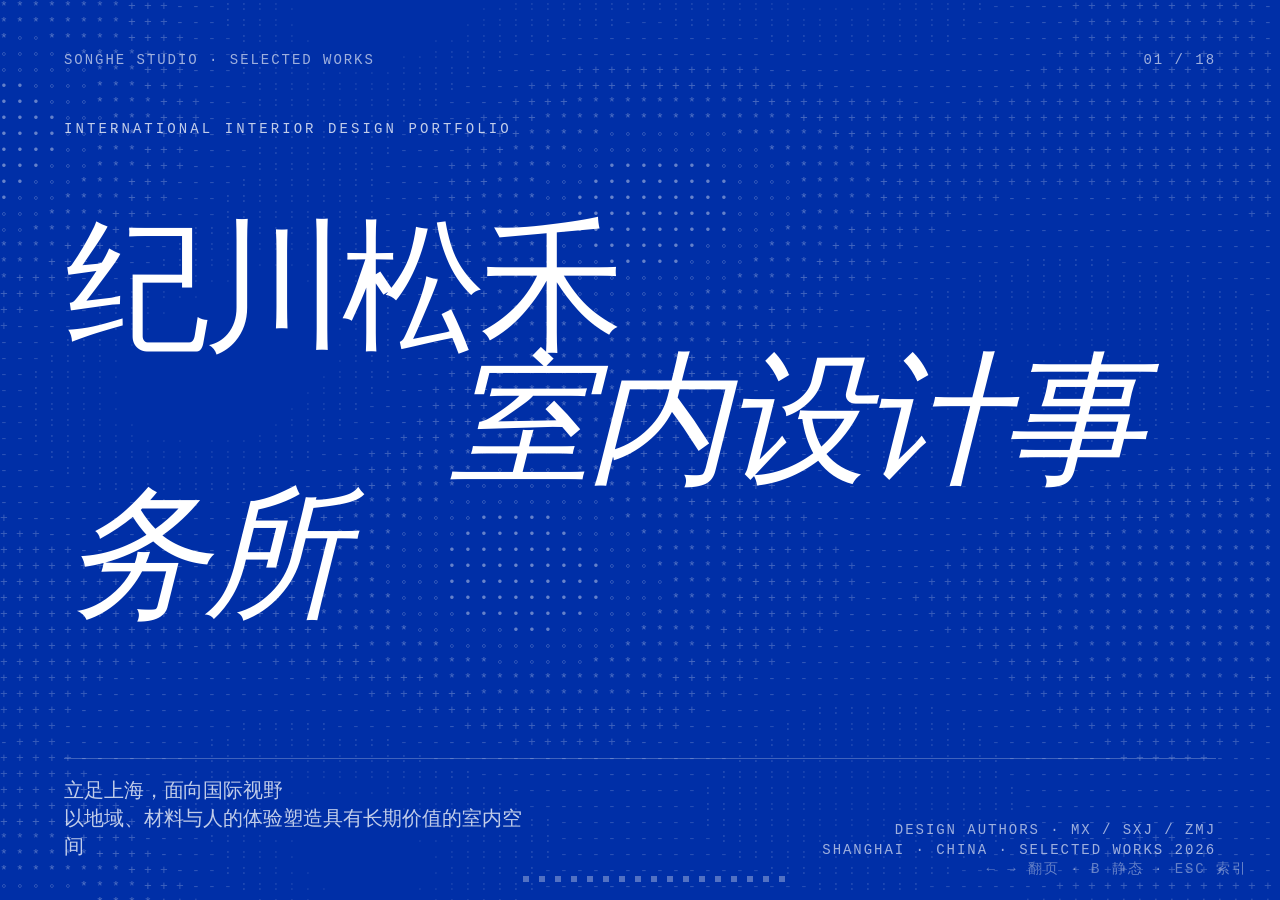
<file: index.html>
<!DOCTYPE html>
<html lang="zh-CN">
<head>
<meta charset="UTF-8">
<meta name="viewport" content="width=device-width, initial-scale=1.0">
<meta http-equiv="Content-Security-Policy" content="default-src 'self'; img-src 'self' data: blob:; style-src 'self' 'unsafe-inline' https://fonts.googleapis.com; font-src 'self' data: https://fonts.gstatic.com; script-src 'self' 'unsafe-inline'; connect-src 'self' https://api.github.com">
<title>纪川松禾室内设计 · International Interior Design Portfolio</title>
<meta name="description" content="纪川松禾室内设计上海工作室精选作品集，呈现零售、会所、住宅、酒店与社区空间中的地域研究、材料表达与空间叙事">
<meta property="og:type" content="website">
<meta property="og:title" content="纪川松禾室内设计 · 国际作品集">
<meta property="og:description" content="八个精选项目，呈现零售、会所、住宅、酒店与社区空间中的地域研究、材料表达与空间叙事">
<meta property="og:url" content="https://zhennizhang246-stack.github.io/Ji-Chuan-Song-He-studio/">
<meta property="og:image" content="https://zhennizhang246-stack.github.io/Ji-Chuan-Song-He-studio/images/share-cover.jpg">
<meta property="og:image:width" content="1200">
<meta property="og:image:height" content="630">
<meta name="twitter:card" content="summary_large_image">
<link rel="canonical" href="https://zhennizhang246-stack.github.io/Ji-Chuan-Song-He-studio/">
<link rel="preconnect" href="https://fonts.googleapis.com">
<link rel="preconnect" href="https://fonts.gstatic.com" crossorigin>
<link href="https://fonts.googleapis.com/css2?family=Inter:wght@200;300;400;500;600;700;800;900&family=JetBrains+Mono:wght@300;400;500;600&family=Noto+Sans+SC:wght@200;300;400;500;700;900&display=swap" rel="stylesheet">
<link rel="stylesheet" href="projects.css">
<link rel="stylesheet" href="editor.css">
<style>
  :root{
    /* ============ 主题色(默认: 🔵 克莱因蓝 IKB) ============
       切换主题: 从 references/themes-swiss.md 复制对应的 :root 块
       整体替换标有"主题色"注释的所有变量,其他散落的 var() 引用无需逐处改 */
    --paper:#fafaf8;          /* 主底色: 高级灰白 */
    --paper-rgb:250,250,248;
    --ink:#0a0a0a;            /* 文字主色: 近黑 */
    --ink-rgb:10,10,10;
    --grey-1:#f0f0ee;         /* 浅灰底 */
    --grey-2:#d4d4d2;         /* 中灰(分割线) */
    --grey-3:#737373;         /* 暗灰(辅助文字) */
    --accent:#002FA7;         /* 高亮色: 克莱因蓝 IKB */
    --accent-rgb:0,47,167;
    --accent-on:#ffffff;      /* accent 上的反色文字 */
    --accent-bright:#5B7BFF;  /* 暗底高亮: IKB 提亮版 */

    /* ============ Carbon 文本角色 token (role-based,代替 opacity) ============
       亮底:  primary 主文 / secondary 次文 / helper 辅助 / placeholder 占位
       暗底:  inverse 自动反向 */
    --text-primary:#0a0a0a;        /* = ink, 100% */
    --text-secondary:#525252;      /* gray 70 */
    --text-helper:#737373;         /* gray 60 */
    --text-placeholder:#a3a3a3;    /* gray 40 */
    --text-on-color:#ffffff;       /* accent/dark 反色 */
    --border-subtle:#e0e0e0;       /* gray 20, 极细分隔 */
    --border-strong:#a3a3a3;       /* gray 40, 强分隔 */

    /* ============ 字体(跨主题固定) ============ */
    --sans:"Inter","Helvetica Neue","Helvetica","Arial","Segoe UI Variable","Segoe UI",system-ui,-apple-system,sans-serif;
    --sans-zh:"PingFang SC","Hiragino Sans GB","Source Han Sans SC","Noto Sans SC","Microsoft YaHei UI","Microsoft YaHei","微软雅黑",sans-serif;
    --mono:"JetBrains Mono","IBM Plex Mono","SF Mono","Cascadia Code","Consolas","Courier New",ui-monospace,monospace;

    /* ============ Carbon 2x Grid 间距模数 (基础 8px) ============
       参考: https://carbondesignsystem.com/elements/2x-grid/overview/
       任何 padding/gap/margin 优先用这套 token,确保 8px 基线对齐 */
    --sp-3:8px;     /* 02 token */
    --sp-4:12px;    /* 03 */
    --sp-5:16px;    /* 04 */
    --sp-6:24px;    /* 05 */
    --sp-7:32px;    /* 06 */
    --sp-8:40px;    /* 07 */
    --sp-9:48px;    /* 08 */
    --sp-10:64px;   /* 09 */
    --sp-11:80px;   /* 10 */
    --sp-12:96px;   /* 11 */
    --sp-13:160px;  /* 12 */

    /* ============ Carbon Motion tokens ============
       https://carbondesignsystem.com/guidelines/motion/overview/
       两套体系:productive (功能) 短 + 锐 / expressive (叙事) 长 + 软 */
    --ease-prod:cubic-bezier(.2,0,.38,.9);          /* productive standard */
    --ease-exp:cubic-bezier(.4,.14,.3,1);            /* expressive standard */
    --ease-entry-prod:cubic-bezier(0,0,.38,.9);     /* productive entrance */
    --ease-entry-exp:cubic-bezier(0,0,.3,1);         /* expressive entrance */
    --dur-fast-1:.07s;   /* 70ms */
    --dur-fast-2:.11s;   /* 110ms */
    --dur-mod-1:.15s;    /* 150ms */
    --dur-mod-2:.24s;    /* 240ms */
    --dur-slow-1:.4s;    /* 400ms */
    --dur-slow-2:.7s;    /* 700ms */

    /* 底部分页组件安全区: 主内容最低处不要进入这条区域 */
    --nav-safe-bottom:8vh;
  }
  *{box-sizing:border-box;margin:0;padding:0}
  html,body{
    width:100%;height:100%;overflow:hidden;
    background:var(--paper);color:var(--ink);
    font-family:var(--sans),var(--sans-zh);
    font-feature-settings:"ss01","cv11";
    -webkit-font-smoothing:antialiased;text-rendering:optimizeLegibility
  }

  /* ============ WebGL 网格背景 ============ */
  canvas.bg{position:fixed;inset:0;width:100vw;height:100vh;z-index:0;display:block;opacity:.55;mix-blend-mode:multiply;pointer-events:none}
  body.dark-bg canvas.bg{mix-blend-mode:screen;opacity:.42}
  body.low-power canvas.bg,
  body.low-power canvas.ascii-bg{display:none!important}

  /* ============ Deck 容器 + 翻页 ============ */
  #deck{position:fixed;inset:0;width:10000vw;height:100vh;display:flex;flex-wrap:nowrap;transition:transform .9s cubic-bezier(.77,0,.175,1);z-index:10;will-change:transform}
  .slide{
    width:100vw;height:100vh;flex:0 0 100vw;
    position:relative;
    padding:5.5vh 5vw 7vh 5vw;
    display:flex;flex-direction:column;
    overflow:hidden;
    background:var(--paper);color:var(--ink);
  }
  .slide.grey{background:var(--grey-1)}
  .slide.dark{background:var(--ink);color:var(--paper)}
  .slide.dark .grey-only{display:none}
  .slide.accent{background:var(--accent);color:var(--accent-on)}
  .slide.accent .accent-block{background:var(--accent-on);color:var(--accent)}

  /* Hero 页透出网格背景多一点 */
  .slide.hero{background:transparent}
  .slide.hero.grey{background:rgba(var(--paper-rgb),.86);backdrop-filter:blur(1px)}
  .slide.hero.dark{background:rgba(var(--ink-rgb),.92);color:var(--paper)}

  /* ============ 装饰: 极细分隔线 + 点阵矩阵 ============ */
  .rule{width:100%;height:1px;background:currentColor;opacity:.18;margin:0}
  .rule.thick{height:2px;opacity:.85}
  .rule.accent{background:var(--accent);opacity:1;height:2px}
  .rule.v{width:1px;height:100%;margin:0}

  /* 点阵矩阵 (dot matrix) - 用 radial-gradient */
  .dots{
    background-image:radial-gradient(currentColor 1px, transparent 1px);
    background-size:12px 12px;
    background-position:0 0;
    opacity:.18;
  }
  .dots-fine{
    background-image:radial-gradient(currentColor 0.8px, transparent 0.8px);
    background-size:8px 8px;
    opacity:.14;
  }
  .dots-bold{
    background-image:radial-gradient(currentColor 1.4px, transparent 1.4px);
    background-size:18px 18px;
    opacity:.22;
  }

  /* ============ Chrome (顶部 meta) + Foot (底部) ============ */
  .chrome{
    display:flex;justify-content:space-between;align-items:flex-start;
    font-family:var(--mono);
    font-size:14px;letter-spacing:.16em;text-transform:uppercase;
    opacity:.7;margin-bottom:auto
  }
  .chrome .l,.chrome .r{display:flex;gap:1.6em;align-items:center}
  .chrome .sep{width:24px;height:1px;background:currentColor;opacity:.5}

  .foot{
    margin-top:auto;
    display:flex;justify-content:space-between;align-items:flex-end;
    font-family:var(--mono);
    font-size:14px;letter-spacing:.14em;text-transform:uppercase;
    opacity:.55;
    padding-top:2vh;
    border-top:1px solid currentColor;
    border-color:rgba(127,127,127,.25)
  }
  .foot .nb{font-family:var(--sans);font-weight:600;letter-spacing:.04em}

  /* ============ Tag / Kicker / Meta 标签 ============ */
  .kicker{
    font-family:var(--mono);
    font-size:14px;letter-spacing:.24em;text-transform:uppercase;
    opacity:.65;margin-bottom:2.4vh;
    display:inline-flex;align-items:center;gap:.8em
  }
  .kicker::before{
    content:"";width:24px;height:1px;background:currentColor;opacity:.6
  }
  .kicker.no-line::before{display:none}
  .kicker.accent{color:var(--accent);opacity:1;font-weight:600}

  .tag{
    display:inline-block;
    font-family:var(--mono);
    font-size:14px;letter-spacing:.18em;text-transform:uppercase;
    padding:5px 10px;border:1px solid currentColor;opacity:.85
  }
  .tag.solid{background:currentColor;color:var(--paper);border-color:transparent}
  .tag.accent{background:var(--accent);color:var(--accent-on);border-color:transparent;opacity:1}

  /* ============ 标题层级 (无衬线 · 极轻字重 · 极致字号对比) ============ */
  .h-hero{
    font-family:var(--sans),var(--sans-zh);
    font-weight:200;
    font-size:11vw;
    line-height:.92;
    letter-spacing:-.04em;
  }
  .h-hero-zh{
    font-family:var(--sans),var(--sans-zh);
    font-weight:200;
    font-size:8.4vw;
    line-height:.96;
    letter-spacing:-.025em;
  }
  .h-xl{
    font-family:var(--sans),var(--sans-zh);
    font-weight:200;
    font-size:6vw;
    line-height:1;
    letter-spacing:-.03em;
  }
  .h-xl-zh{
    font-family:var(--sans),var(--sans-zh);
    font-weight:200;
    font-size:5vw;
    line-height:1.05;
    letter-spacing:-.025em;
  }
  .h-md{
    font-family:var(--sans),var(--sans-zh);
    font-weight:300;
    font-size:2.6vw;
    line-height:1.18;
    letter-spacing:-.015em;
  }
  .h-sub{
    font-family:var(--sans),var(--sans-zh);
    font-weight:400;
    font-size:2.2vw;
    line-height:1.3;
    letter-spacing:-.01em;
    opacity:.7;
  }

  /* ============ 正文 / 引语 / 元数据 ============ */
  .lead{
    font-family:var(--sans),var(--sans-zh);
    font-weight:400;
    font-size:1.55vw;
    line-height:1.4;
    letter-spacing:-.005em;
    opacity:.86;
  }
  .body{
    font-family:var(--sans),var(--sans-zh);
    font-weight:400;
    font-size:max(18px,1.08vw);
    line-height:1.6;
    letter-spacing:0;
    opacity:.78;
  }
  .body-sm{
    font-family:var(--sans),var(--sans-zh);
    font-weight:400;
    font-size:max(16px,.92vw);
    line-height:1.55;
    opacity:.7;
  }
  .meta{
    font-family:var(--mono);
    font-size:max(14px,.82vw);
    letter-spacing:.18em;text-transform:uppercase;
    opacity:.6;
  }
  .meta-row{
    display:flex;gap:1.4em;align-items:baseline;flex-wrap:wrap;
    font-family:var(--mono);
    font-size:max(14px,.88vw);letter-spacing:.16em;text-transform:uppercase;
    opacity:.65;
  }
  .meta-row span:not(.dot){display:inline-block}
  .meta-row .dot{
    display:inline-block;width:4px;height:4px;border-radius:50%;
    background:currentColor;opacity:.5;vertical-align:middle
  }

  /* ============ KPI Hero (视觉英雄数据) ============ */
  .kpi-hero{
    font-family:var(--sans);
    font-weight:800;
    font-size:22vw;
    line-height:.82;
    letter-spacing:-.05em;
    font-feature-settings:"tnum","ss01";
  }
  .kpi-hero .unit{
    font-family:var(--sans),var(--sans-zh);
    font-weight:500;
    font-size:.18em;
    letter-spacing:0;
    opacity:.5;
    margin-left:.12em;
    vertical-align:.5em;
  }
  .kpi-hero.accent{color:var(--accent)}
  .kpi-big{
    font-family:var(--sans);
    font-weight:800;
    font-size:11vw;
    line-height:.85;
    letter-spacing:-.04em;
    font-feature-settings:"tnum"
  }
  .kpi-mid{
    font-family:var(--sans);
    font-weight:700;
    font-size:6vw;
    line-height:.88;
    letter-spacing:-.03em;
    font-feature-settings:"tnum"
  }

  /* ============ Stat Card (数据卡片 · 极简) ============ */
  .stat-card{
    display:flex;flex-direction:column;
    gap:.6vh;align-items:flex-start;
    padding-top:1.6vh;
    border-top:2px solid currentColor;
  }
  .stat-card.thin{border-top-width:1px;border-color:rgba(127,127,127,.4)}
  .stat-card.accent-top{border-top-color:var(--accent);border-top-width:3px}
  .stat-card .stat-label{
    font-family:var(--mono);
    font-size:max(14px,.82vw);
    letter-spacing:.24em;text-transform:uppercase;
    opacity:.6;
  }
  .stat-card .stat-nb{
    font-family:var(--sans);
    font-weight:800;
    font-size:5.6vw;
    line-height:.88;
    letter-spacing:-.035em;
    font-feature-settings:"tnum";
    margin-top:.4vh;
  }
  .stat-card .stat-nb .stat-unit{
    font-family:var(--sans),var(--sans-zh);
    font-weight:500;
    font-size:.32em;
    letter-spacing:0;
    opacity:.6;
    margin-left:.14em;
    vertical-align:.4em;
  }
  .stat-card .stat-note{
    font-family:var(--sans),var(--sans-zh);
    font-weight:400;
    font-size:max(16px,.98vw);
    line-height:1.5;
    opacity:.7;
    margin-top:.6vh;
  }
  .grid-4 .stat-card .stat-nb{font-size:4.6vw}
  .grid-3 .stat-card .stat-nb{font-size:6.4vw}
  .grid-6 .stat-card .stat-nb{font-size:4vw}

  /* ============ Accent Block (高亮色块包裹内容) ============ */
  .accent-block{
    background:var(--accent);color:var(--accent-on);
    padding:2.4vh 2vw;
  }
  .accent-block.tight{padding:1.4vh 1.4vw}
  .accent-block .h-md,.accent-block .h-xl,.accent-block .kpi-mid{color:var(--accent-on)}

  .ink-block{
    background:var(--ink);color:var(--paper);
    padding:2.4vh 2vw
  }
  .grey-block{
    background:var(--grey-1);
    padding:2.4vh 2vw
  }

  /* 高亮文字 (mark 风格) */
  .mark{
    background:var(--accent);color:var(--accent-on);
    padding:0 .2em;
    box-decoration-break:clone;
    -webkit-box-decoration-break:clone;
  }
  .mark.ink{background:var(--ink);color:var(--paper)}
  .underline-accent{
    background-image:linear-gradient(to bottom, transparent 70%, var(--accent) 70%, var(--accent) 96%, transparent 96%);
    padding:0 .05em
  }

  /* ============ Pipeline / Step ============ */
  .pipeline-section{margin-top:3.2vh;padding-top:2.2vh;border-top:1px solid rgba(127,127,127,.3)}
  .pipeline-section:first-of-type{border-top:0;padding-top:0;margin-top:2.4vh}
  .pipeline-label{
    font-family:var(--mono);
    font-size:max(14px,.84vw);
    letter-spacing:.24em;text-transform:uppercase;
    opacity:.6;margin-bottom:1.8vh;
  }
  .pipeline{
    display:grid;
    grid-template-columns:repeat(5,1fr);
    gap:1vw;
  }
  .pipeline[data-cols="3"]{grid-template-columns:repeat(3,1fr)}
  .pipeline[data-cols="4"]{grid-template-columns:repeat(4,1fr)}
  .pipeline[data-cols="6"]{grid-template-columns:repeat(6,1fr)}
  .step{
    display:flex;flex-direction:column;gap:.6vh;
    padding-top:1.2vh;
    border-top:2px solid currentColor;
  }
  .step.accent-top{border-top-color:var(--accent);border-top-width:3px}
  .step-nb{
    font-family:var(--mono);
    font-weight:500;
    font-size:max(14px,1vw);
    opacity:.5;letter-spacing:.04em
  }
  .step-title{
    font-family:var(--sans),var(--sans-zh);
    font-weight:700;
    font-size:1.4vw;
    letter-spacing:-.01em;
    line-height:1.2;
  }
  .step-desc{
    font-family:var(--sans),var(--sans-zh);
    font-weight:400;
    font-size:max(16px,.94vw);
    line-height:1.45;
    opacity:.7;
  }

  /* ============ 网格系统 (模块化网格) ============ */
  .frame{flex:1;display:flex;flex-direction:column;min-height:0;overflow:hidden}
  .frame.grid-2-7-5,
  .frame.grid-2-6-6,
  .frame.grid-2-8-4,
  .frame.grid-2-4-8,
  .frame.grid-3-3,
  .frame.grid-12,
  .frame.grid-6,
  .frame.grid-4,
  .frame.grid-3{display:grid}

  /* 12 列模块化网格 (瑞士风核心) */
  .grid-12{
    display:grid;
    grid-template-columns:repeat(12,1fr);
    gap:2vh 1.2vw;
    align-items:start;
  }
  .span-2{grid-column:span 2}
  .span-3{grid-column:span 3}
  .span-4{grid-column:span 4}
  .span-5{grid-column:span 5}
  .span-6{grid-column:span 6}
  .span-7{grid-column:span 7}
  .span-8{grid-column:span 8}
  .span-9{grid-column:span 9}
  .span-12{grid-column:span 12}

  /* 经典分栏 */
  .grid-2-7-5{display:grid;grid-template-columns:7fr 5fr;gap:3vw 4vh;align-items:start}
  .grid-2-6-6{display:grid;grid-template-columns:1fr 1fr;gap:3vw 4vh;align-items:start}
  .grid-2-8-4{display:grid;grid-template-columns:8fr 4fr;gap:3vw 4vh;align-items:start}
  .grid-2-4-8{display:grid;grid-template-columns:4fr 8fr;gap:3vw 4vh;align-items:start}
  .grid-3{display:grid;grid-template-columns:repeat(3,1fr);gap:3vw 4vh;align-items:start}
  .grid-3-3{display:grid;grid-template-columns:repeat(3,1fr);grid-auto-rows:minmax(0,1fr);gap:2.4vh 2vw}
  .grid-4{display:grid;grid-template-columns:repeat(2,1fr);grid-template-rows:repeat(2,1fr);gap:3vh 3vw;flex:1;align-content:center}
  .grid-6{display:grid;grid-template-columns:repeat(3,1fr);grid-template-rows:repeat(2,1fr);gap:3vh 2.4vw;flex:1;align-content:center}

  /* 工具类 */
  .col{display:flex;flex-direction:column;gap:2vh}
  .row{display:flex;align-items:center;gap:2vw}
  .fill{flex:1}
  .center{align-items:center;justify-content:center;text-align:center}
  .right{text-align:right;justify-self:end}
  .top{align-self:start}
  .bottom{align-self:end}
  .va-center{align-self:center}
  .nowrap{white-space:nowrap}

  /* 非对称定位 */
  .pos-absolute{position:absolute}
  .bottom-left{position:absolute;left:5vw;bottom:8vh;max-width:50vw}
  .bottom-right{position:absolute;right:5vw;bottom:8vh;max-width:50vw;text-align:right}
  .top-right{position:absolute;right:5vw;top:5.5vh;text-align:right}
  .top-left{position:absolute;left:5vw;top:5.5vh}

  /* ============ Callout (引用框 · 极简) ============ */
  .callout{
    padding:2vh 2vw;
    border-left:3px solid var(--accent);
    font-family:var(--sans),var(--sans-zh);
    font-size:max(14px,1vw);
    line-height:1.55;
    opacity:.9;
  }
  .callout.ink{border-left-color:currentColor}
  .callout .cite,.callout .callout-src{
    display:block;margin-top:1.2vh;
    font-family:var(--mono);
    font-size:14px;letter-spacing:.16em;text-transform:uppercase;
    opacity:.6;
  }

  /* ============ Icons (Lucide via CDN) ============ */
  .ico{width:1em;height:1em;display:inline-block;vertical-align:-.12em;stroke:currentColor;fill:none;stroke-width:1.6;stroke-linecap:round;stroke-linejoin:round;flex-shrink:0}
  .ico-lg,.ico-md,.ico-sm{fill:none;stroke:currentColor;stroke-linecap:round;stroke-linejoin:round}
  .ico-lg{width:2.4vw;height:2.4vw;stroke-width:1.4;display:inline-block}
  .ico-md{width:1.6vw;height:1.6vw;stroke-width:1.6;display:inline-block;vertical-align:-.4em}
  .ico-sm{width:1vw;height:1vw;stroke-width:1.8;display:inline-block;vertical-align:-.15em;opacity:.7}

  /* ============ 几何小图标 (装饰) ============ */
  .geo-dot{width:.7vw;height:.7vw;border-radius:50%;background:var(--accent);display:inline-block;vertical-align:middle}
  .geo-square{width:.7vw;height:.7vw;background:var(--accent);display:inline-block;vertical-align:middle}
  .geo-line{width:2vw;height:2px;background:var(--accent);display:inline-block;vertical-align:middle}
  .geo-circle-o{width:.9vw;height:.9vw;border:2px solid currentColor;border-radius:50%;display:inline-block;vertical-align:middle}

  /* ============ 图片 frame-img ============ */
  .frame-img{overflow:hidden;position:relative;background:var(--paper);box-sizing:border-box;width:100%}
  .slide.dark .frame-img{background:rgba(255,255,255,.06)}
  .frame-img > img{width:100%;height:100%;object-fit:cover;object-position:center center;display:block}
  .frame-img.fit-contain > img{object-fit:contain;object-position:center center}
  .frame-img.pos-top > img{object-position:top center}
  .frame-img.pos-face > img{object-position:center 35%}
  .frame-img.r-16x9{aspect-ratio:16/9;max-height:64vh}
  .frame-img.r-21x9{aspect-ratio:21/9;max-height:54vh}
  .frame-img.r-16x10{aspect-ratio:16/10;max-height:56vh}
  .frame-img.r-4x3{aspect-ratio:4/3;max-height:56vh}
  .frame-img.r-3x2{aspect-ratio:3/2;max-height:46vh}
  .frame-img.r-3x4{aspect-ratio:3/4;max-height:60vh}
  .frame-img.r-1x1{aspect-ratio:1/1;max-height:50vh}
  .frame-img.h-16{height:16vh}
  .frame-img.h-18{height:18vh}
  .frame-img.h-22{height:22vh}
  .frame-img.h-26{height:26vh}
  .frame-img.h-28{height:28vh}
  .frame-img.h-32{height:32vh}
  .frame-img.swiss-lined{border-top:2px solid var(--accent)}
  .frame-img.swiss-keyline{border:0}

  /* P22 Image Hero: 下半屏内容区必须和图片拉开距离,不要贴在图下沿 */
  .image-hero-body{
    display:grid;grid-template-columns:6fr 6fr;gap:3vw;
    padding:6.6vh 5vw 4.4vh;flex:1;align-content:start
  }
  .image-hero-stats{
    display:grid;grid-template-columns:repeat(3,1fr);gap:2vw;align-items:start
  }
  .img-cap{
    display:block;margin-top:.8vh;
    font-family:var(--mono);
    font-size:max(14px,.82vw);
    letter-spacing:.2em;text-transform:uppercase;
    opacity:.6;
  }
  figure.frame-img,figure.tile{margin:0;display:flex;flex-direction:column;min-width:0}
  figure.tile > .frame-img{flex:0 0 auto}

  /* 瑞士风图文混排: 只用直角、发丝线、单一 accent；图像容器不加圆角/阴影 */
  .swiss-img-split{display:grid;grid-template-columns:5fr 7fr;gap:3vw;align-items:start;flex:1;min-height:0}
  .swiss-img-split.reverse{grid-template-columns:7fr 5fr}
  .swiss-img-split.align-bottom{align-items:end}
  .swiss-img-split.align-bottom .swiss-img-copy{align-self:end}
  .swiss-img-split.align-image-bottom{align-items:end;padding-bottom:var(--nav-safe-bottom)}
  .swiss-img-split.align-image-bottom .swiss-img-copy{align-self:end}
  .swiss-img-split.align-image-bottom figure.tile{align-self:end;position:relative}
  .swiss-img-split.align-image-bottom figure.tile > .swiss-img-caption{
    position:absolute;left:0;right:0;top:calc(100% + var(--sp-4));margin-top:0
  }
  .nav-safe-bottom{padding-bottom:var(--nav-safe-bottom)}
  .nav-safe-bottom-tight{padding-bottom:calc(var(--nav-safe-bottom) * .65)}
  .swiss-img-copy{display:flex;flex-direction:column;gap:var(--sp-6);min-width:0}
  .swiss-img-copy .rule{margin:0}
  .swiss-img-grid{display:grid;grid-template-columns:repeat(3,1fr);gap:var(--sp-5);align-items:start;margin-top:var(--sp-7)}
  .swiss-img-grid.two{grid-template-columns:repeat(2,1fr)}
  .swiss-img-grid.tight{margin-top:0}
  .swiss-img-caption{
    display:flex;justify-content:space-between;gap:var(--sp-5);
    margin-top:var(--sp-4);
    font-family:var(--mono);font-size:max(14px,.74vw);
    letter-spacing:.16em;text-transform:uppercase;color:var(--text-helper);
    border-top:1px solid var(--border-subtle);padding-top:var(--sp-4)
  }
  .swiss-img-caption strong{
    font-family:var(--sans),var(--sans-zh);font-size:max(16px,.9vw);
    font-weight:600;letter-spacing:0;text-transform:none;color:var(--text-primary)
  }

  /* ============ Bar Chart (扁平几何图表) ============ */
  .bar-chart{display:flex;flex-direction:column;gap:1.4vh}
  .bar-row{display:grid;grid-template-columns:8em 1fr 4em;gap:1.4vw;align-items:center}
  .bar-row .bar-label{font-family:var(--mono);font-size:max(14px,.84vw);letter-spacing:.14em;text-transform:uppercase;opacity:.7}
  .bar-row .bar-track{height:14px;background:rgba(127,127,127,.18);position:relative}
  .bar-row .bar-fill{height:100%;background:var(--accent);position:absolute;left:0;top:0}
  .bar-row .bar-fill.ink{background:currentColor}
  .bar-row .bar-value{font-family:var(--sans);font-weight:700;font-size:max(16px,1.05vw);text-align:right;font-feature-settings:"tnum"}

  /* ============ 导航 ============ */
  /* 底部分页导航: 仅保留方块本身,无背景无描边 */
  #nav{position:fixed;left:50%;bottom:2vh;transform:translateX(-50%);z-index:30;display:flex;gap:10px;padding:0;background:transparent;border:0}
  #nav .dot{width:6px;height:6px;background:rgba(0,0,0,.28);cursor:pointer;transition:all .25s ease;border:0;padding:0;border-radius:0}
  #nav .dot:hover{background:rgba(0,0,0,.55)}
  #nav .dot.active{background:var(--accent);width:18px}
  body.dark-bg #nav .dot{background:rgba(255,255,255,.32)}
  body.dark-bg #nav .dot.active{background:var(--accent)}

  #hint{position:fixed;bottom:2.4vh;right:2.5vw;z-index:30;font-family:var(--mono);font-size:14px;letter-spacing:.14em;text-transform:uppercase;opacity:.4;color:var(--ink-tint, currentColor)}
  body.dark-bg #hint{color:var(--paper);opacity:.4}
  body.low-power #hint{color:var(--accent);opacity:.72}
  body.dark-bg.low-power #hint{color:var(--paper);opacity:.72}

  /* ESC 索引页: 动画元素强制可见 (覆盖 motion-ready 的 opacity:0) */
  #overview [data-anim]{opacity:1!important;transform:none!important}
  #overview .slide *{animation:none!important;transition:none!important}

  /* 统一卡片样式 token: card-fill (默认灰底 · 中性) + card-ink (反转高对比) + card-accent (单一焦点) */
  .card-fill{background:#f5f5f4;border:0;color:var(--text-primary)}
  .card-ink{background:var(--ink);border:0;color:var(--paper)}
  .card-ink .t-meta,.card-ink .t-cat{color:rgba(255,255,255,.6)}
  .card-accent{background:var(--accent);border:0;color:var(--accent-on)}
  .card-accent .t-meta,.card-accent .t-cat{color:var(--accent-on)}

  /* ============ 动效 (与原模板一致) ============ */
  [data-anim]{opacity:1}
  body.motion-ready [data-anim]{opacity:0}
  body.motion-ready [data-anim="left"]{transform:translateX(-24px)}
  body.motion-ready [data-anim="right"]{transform:translateX(24px)}
  body.motion-ready [data-anim="line"]{opacity:0;transform:translateY(10px)}
  body.motion-ready [data-animate="pipeline"] [data-anim]{opacity:.15}
  body.low-power #deck{transition:none!important}
  body.low-power *,
  body.low-power *::before,
  body.low-power *::after{animation:none!important;transition:none!important}
  body.low-power.motion-ready [data-anim],
  body.low-power [data-anim]{opacity:1!important;transform:none!important}

  /* ============================================================
     ↓↓↓ V2 EXTENSIONS · Canvas Mode + 参考图新类
     验证效果后沉淀回 template-swiss.html
     ============================================================ */

  /* Windows 适配:雅黑没有 ExtraLight 200,中文大字号字重补偿 */
  body.is-win .name-mega,
  body.is-win .num-mega,
  body.is-win .kpi-thin,
  body.is-win .tl-node .multi{
    font-weight:300;letter-spacing:-.02em;
  }
  body.is-win [style*="font-weight:200"]{font-weight:300 !important}

  /* 全屏铺满模式 · 关闭 WebGL · 卡片即页面 */
  body.canvas-mode{background:var(--paper)}
  body.canvas-mode canvas.bg{display:none !important}
  body.canvas-mode .slide{background:var(--paper);padding:0;align-items:stretch;justify-content:stretch}
  body.canvas-mode .slide.hero{background:var(--paper)}

  .canvas-card{
    width:100vw;
    height:100vh;
    background:var(--paper);color:var(--ink);
    padding:5.6vh 5vw 4.4vh;
    display:flex;flex-direction:column;
    position:relative;overflow:hidden;
    box-shadow:none;
    border-radius:0;
  }
  .slide.dark .canvas-card{background:var(--ink);color:var(--paper)}
  .slide.accent .canvas-card{background:var(--accent);color:var(--accent-on)}
  .slide.grey .canvas-card{background:var(--grey-1);color:var(--ink)}
  .slide.split .canvas-card{padding:0;flex-direction:row}

  /* ============ ASCII 点阵呼吸场 · IKB 封面/封底专用 ============
     用法:在 .canvas-card(或 split .half.b-accent)内首位插入 <canvas class="ascii-bg" aria-hidden="true">.
     动画由本文件底部的 ASCII IIFE 自动启动,所有 canvas.ascii-bg 都会被扫到.
     其他内容靠 .canvas-card > *:not(.ascii-bg){z-index:1} 自动浮在上层. */
  canvas.ascii-bg{
    position:absolute;inset:0;width:100%;height:100%;
    pointer-events:none;z-index:0;
    mix-blend-mode:screen;opacity:.92;
  }
  .canvas-card > *:not(.ascii-bg){position:relative;z-index:1}
  .slide.accent .canvas-card .chrome-min{color:rgba(255,255,255,.62)}
  .slide.accent .canvas-card .t-meta{color:rgba(255,255,255,.7)}
  .split-half > .half.b-accent .chrome-min{color:rgba(255,255,255,.62)}

  /* 编号目录页 · 超大数字 + 国家名风格 — 越大越细 */
  .num-mega{
    font-family:var(--sans);font-weight:200;
    font-size:9vw;line-height:1;letter-spacing:-.04em;
    font-feature-settings:"tnum"
  }
  .num-mega.thin{font-weight:200}
  .name-mega{
    font-family:var(--sans);font-weight:200;
    font-size:9vw;line-height:1;letter-spacing:-.035em;
  }
  .name-mega.muted{color:var(--grey-3)}

  /* 细体超大 KPI — 字号越大权重越低 */
  .kpi-thin{
    font-family:var(--sans);font-weight:200;
    font-size:14vw;line-height:.92;letter-spacing:-.045em;
    font-feature-settings:"tnum"
  }
  .kpi-thin .unit{font-size:.3em;font-weight:300;opacity:.55;margin-left:.15em;vertical-align:.6em}
  .kpi-thin.accent{color:var(--accent)}
  .kpi-thin-sm{
    font-family:var(--sans);font-weight:250;
    font-size:5.6vw;line-height:1.04;letter-spacing:-.03em;
    font-feature-settings:"tnum"
  }
  .kpi-thin-sm .unit{font-size:.3em;font-weight:300;opacity:.55;margin-left:.12em;vertical-align:.45em}

  /* 4 列细线 KPI 行 — 顶部一根 hairline,内部不再加竖线 */
  /* 4 列 KPI: 用纵向分割线建立网格感 (Carbon 2x grid 模数) */
  .kpi-row-4{
    display:grid;grid-template-columns:repeat(4,1fr);
    gap:0;padding-top:2.4vh;
    border-top:1px solid var(--grey-2)
  }
  .kpi-row-4 > .kpi-cell{
    padding:1.6vh 1.6vw 0;
    border-left:1px solid var(--grey-2)
  }
  .kpi-row-4 > .kpi-cell:first-child{padding-left:0;border-left:none}
  .kpi-cell .lbl{font-family:var(--mono);font-size:max(14px,.78vw);letter-spacing:.18em;text-transform:uppercase;opacity:.55;margin-bottom:1.2vh}
  .kpi-cell .nb{font-family:var(--sans);font-weight:250;font-size:3.2vw;line-height:1;letter-spacing:-.025em;font-feature-settings:"tnum"}
  .kpi-cell .nb .unit{font-size:.32em;font-weight:300;opacity:.6;margin-left:.1em;vertical-align:.4em}
  .kpi-cell .note{font-family:var(--sans),var(--sans-zh);font-size:max(16px,.92vw);line-height:1.5;opacity:.7;margin-top:1.2vh}

  /* 时间线轴 — 通用 axis token, 横纵共享
     axis 列 = 24px 固定宽,dot 直径 8px,绝对居中在 axis 列中线 (12px)
     虚线绝对定位 left:12px,与 dot 中心严格对齐 */
  .timeline-v{
    --tl-axis-w:24px;        /* axis 列固定宽度 */
    --tl-dot:8px;            /* 圆点直径 */
    position:relative;margin-top:var(--sp-7)
  }
  .timeline-v::before{
    content:"";position:absolute;
    left:calc(var(--tl-axis-w) / 2);
    transform:translateX(-50%);
    top:var(--sp-5);bottom:var(--sp-5);
    width:1px;
    background:repeating-linear-gradient(to bottom,currentColor 0 4px,transparent 4px 8px);
    opacity:.35;pointer-events:none;z-index:0
  }
  .tl-node{
    position:relative;
    display:grid;
    grid-template-columns:var(--tl-axis-w) minmax(0,7em) minmax(0,7.6em) 1fr;
    gap:0 var(--sp-5);
    align-items:center;
    padding:var(--sp-7) 0
  }
  /* 进度点: 纯色实心圆,无背景无描边,精确居中在 axis 列中线 */
  .tl-node .dot{
    width:var(--tl-dot);height:var(--tl-dot);
    border-radius:50%;
    background:currentColor;
    justify-self:center;
    z-index:1
  }
  .tl-node.accent .dot{background:var(--accent)}
  .tl-node .yr{
    font-family:var(--mono);font-weight:500;
    font-size:max(14px,1vw);letter-spacing:.04em
  }
  .tl-node .multi{
    font-family:var(--sans);font-weight:200;
    font-size:clamp(28px,2.8vw,56px);
    line-height:.95;letter-spacing:-.025em;
    white-space:nowrap;
    overflow:hidden;
    min-width:0
  }
  .tl-node .multi .unit{
    font-size:.36em;font-weight:300;opacity:.6;
    margin-left:.2em;
    vertical-align:.42em;
    letter-spacing:0
  }
  .tl-node.accent .multi{color:var(--accent)}
  .tl-node .desc{
    font-family:var(--sans),var(--sans-zh);
    font-size:max(16px,.94vw);line-height:1.55;opacity:.78;
    min-width:0
  }

  /* 横向时间线 (.timeline-h) — 与 .timeline-v 共享 axis token, 视觉语言一致 */
  .timeline-h{
    --tl-axis-w:8px;
    --tl-dot:8px;
    position:relative;
    flex:1;
    display:flex;align-items:center
  }
  .timeline-h::before{
    content:"";position:absolute;
    top:50%;left:5%;right:5%;height:1px;
    transform:translateY(-50%);
    background:repeating-linear-gradient(to right,currentColor 0 4px,transparent 4px 8px);
    opacity:.35;pointer-events:none;z-index:0
  }
  .timeline-h .tl-row{
    position:relative;width:100%;
    display:grid;grid-template-columns:repeat(5,1fr);
    align-items:center
  }
  .timeline-h .th-node{
    position:relative;display:flex;justify-content:center
  }
  /* 横向 dot: 8px 纯色实心,无描边无阴影 (与 P2 保持一致) */
  .timeline-h .th-node .dot{
    width:var(--tl-dot);height:var(--tl-dot);
    border-radius:50%;
    background:var(--ink);
    z-index:1;position:relative
  }
  .timeline-h .th-node.accent .dot{background:var(--accent)}
  .timeline-h .th-node .label{
    position:absolute;left:50%;transform:translateX(-50%);
    width:13vw;text-align:center;
    display:flex;flex-direction:column;gap:.4vh
  }
  .timeline-h .th-node.up .label{bottom:calc(50% + 22px)}
  .timeline-h .th-node.down .label{top:calc(50% + 22px)}
  .timeline-h .th-node .yr{
    font-family:var(--mono);font-size:max(14px,.78vw);letter-spacing:.05em;
    color:var(--text-helper);font-weight:500
  }
  .timeline-h .th-node.accent .yr{color:var(--accent)}
  .timeline-h .th-node .name{
    font-family:var(--sans);font-size:max(16px,1.05vw);font-weight:400;
    color:var(--text-primary);line-height:1.2;letter-spacing:-.005em
  }
  .timeline-h .th-node.accent .name{color:var(--accent)}
  .timeline-h .th-node .desc{
    font-family:var(--sans),var(--sans-zh);font-size:max(14px,.84vw);
    color:var(--text-secondary);font-weight:400;line-height:1.4
  }

  /* 几何图示 (参考图 5) — SVG-friendly 容器 */
  .geo-icon{width:5vw;height:5vw;display:block;margin-bottom:2.2vh;color:var(--ink);flex-shrink:0}
  .slide.dark .geo-icon{color:var(--paper)}
  .geo-icon svg{width:100%;height:100%;overflow:visible}
  .geo-icon .stroke{fill:none;stroke:currentColor;stroke-width:1.4}
  .geo-icon .stroke-accent{fill:none;stroke:var(--accent);stroke-width:1.4}
  .geo-icon .fill-accent{fill:var(--accent)}

  /* 卡片网格 (参考图 1 卡片漂浮) — 在 canvas-card 内部再分卡 */
  .sub-grid-3-2{display:grid;grid-template-columns:repeat(3,1fr);grid-template-rows:repeat(2,1fr);gap:1.4vh 1.4vw;flex:1;align-content:stretch;margin-top:3vh}
  .sub-card{
    background:var(--grey-1);
    padding:2.4vh 1.6vw 2vh;
    display:flex;flex-direction:column;
    position:relative;border-radius:3px;
    min-height:0
  }
  .slide.dark .sub-card{background:rgba(255,255,255,.06)}
  .sub-card.accent{background:var(--accent);color:var(--accent-on)}
  .sub-card.ink{background:var(--ink);color:var(--paper)}
  .sub-card .nb-corner{
    position:absolute;top:1.6vh;right:1.4vw;
    font-family:var(--mono);font-size:max(14px,.8vw);
    letter-spacing:.16em;opacity:.55
  }
  .sub-card .ttl{font-family:var(--sans),var(--sans-zh);font-weight:500;font-size:max(17px,1.5vw);line-height:1.2;letter-spacing:-.015em;margin-bottom:1vh}
  .sub-card .desc{font-family:var(--sans),var(--sans-zh);font-size:max(16px,.94vw);line-height:1.55;opacity:.78;margin-top:auto}
  .sub-card .lucide{width:2.4vw;height:2.4vw;stroke-width:1.4;color:currentColor;margin-bottom:1.6vh;flex-shrink:0}
  .sub-card.accent .lucide{color:var(--accent-on)}

  /* 三层架构纯色块拼图 (参考图 4 + 6) — 横排等高色块 */
  .stack-row{display:grid;grid-template-columns:repeat(3,1fr);gap:1.6vw;flex:1;margin-top:6vh;align-items:stretch}
  .stack-block{
    display:flex;flex-direction:column;
    padding:3.2vh 1.8vw 2.4vh;
    position:relative;
    min-height:0
  }
  .stack-block.b-accent{background:var(--accent);color:var(--accent-on)}
  .stack-block.b-grey{background:var(--grey-1);color:var(--ink)}
  .stack-block.b-ink{background:var(--ink);color:var(--paper)}
  .stack-block .layer-nb{font-family:var(--mono);font-size:max(14px,.84vw);letter-spacing:.18em;opacity:.65;margin-bottom:auto}
  .stack-block .layer-icon{margin-bottom:1.6vh}
  .stack-block .layer-icon svg{width:3vw;height:3vw}
  .stack-block .layer-icon .stroke{fill:none;stroke:currentColor;stroke-width:1.6}
  .stack-block .layer-ttl{font-family:var(--sans),var(--sans-zh);font-weight:400;font-size:max(17px,2vw);line-height:1.1;margin-top:1vh;letter-spacing:-.02em}
  .stack-block .layer-desc{font-family:var(--sans),var(--sans-zh);font-weight:400;font-size:max(16px,.94vw);line-height:1.55;opacity:.88;margin-top:1.4vh}
  .stack-block .lucide{width:2.6vw;height:2.6vw;stroke-width:1.4;margin-bottom:1.6vh;flex-shrink:0}
  .stack-block .layer-tag{font-family:var(--mono);font-size:max(14px,.74vw);letter-spacing:.16em;text-transform:uppercase;opacity:.7;margin-top:1.6vh;border-top:1px solid currentColor;padding-top:1vh}

  /* 不等高柱状 KPI 塔 (参考图 6) */
  .bar-towers{
    display:grid;grid-template-columns:repeat(4,1fr);
    gap:1.2vw;flex:1;align-items:end;margin-top:auto
  }
  .bar-tower{
    display:flex;flex-direction:column;justify-content:flex-end;
    min-height:0;height:100%
  }
  .bar-tower .cap{
    background:var(--grey-1);
    height:5.6vh;
    display:flex;align-items:center;justify-content:center;
    margin-bottom:.4vh
  }
  .bar-tower .cap svg{width:1.6vw;height:1.6vw;stroke:currentColor;fill:none;stroke-width:1.6;stroke-linecap:round;stroke-linejoin:round}
  .bar-tower .body-block{
    flex:0 1 auto;
    padding:2vh 1.2vw 2vh;
    display:flex;flex-direction:column;justify-content:flex-end;
    min-height:18vh
  }
  .bar-tower .body-block.h-1{min-height:22vh}
  .bar-tower .body-block.h-2{min-height:30vh}
  .bar-tower .body-block.h-3{min-height:38vh}
  .bar-tower .body-block.h-4{min-height:46vh}
  /* 默认所有 KPI 塔统一为浅描边卡 — 不抢戏;只有 .b-accent 突出为 IKB */
  .bar-tower .body-block{background:var(--paper);color:var(--ink);border:1px solid var(--grey-2)}
  .bar-tower .body-block.b-accent{background:var(--accent);color:var(--accent-on);border-color:var(--accent)}
  .bar-tower .lbl{font-family:var(--mono);font-size:max(14px,.82vw);letter-spacing:.16em;text-transform:uppercase;opacity:.65;margin-bottom:1vh}
  .bar-tower .nb{font-family:var(--sans);font-weight:250;font-size:max(20px,2.8vw);line-height:1;letter-spacing:-.03em;font-feature-settings:"tnum"}
  .bar-tower .body-block.b-accent .nb{font-weight:300}
  .bar-tower .nb .unit{font-size:.36em;font-weight:300;opacity:.7;margin-left:.08em;vertical-align:.4em}
  .bar-tower .sub{font-family:var(--sans),var(--sans-zh);font-size:max(16px,.92vw);opacity:.75;margin-top:1.2vh;line-height:1.5}
  .bar-tower .cap{background:var(--grey-1);color:var(--ink)}
  .bar-tower .lucide{width:1.6vw;height:1.6vw;stroke-width:1.4}

  /* ============ Carbon Productive Type Tokens ============
     用于 PPT 中的"productive 时刻": 列表、表格行、说明文、章节标签
     固定 px 字号,密集紧凑;与 vw-based 的 Expressive 巨字形成双极对比 */

  /* category label / eyebrow / section tag — small, bold, uppercase */
  .t-cat{
    font-family:var(--mono);
    font-size:14px;font-weight:600;
    letter-spacing:.15em;text-transform:uppercase;
    color:var(--text-helper);line-height:1.3
  }
  .t-cat.accent{color:var(--accent)}
  .t-cat.on-dark{color:rgba(255,255,255,.78)}

  /* page chrome / breadcrumb / running header — extra-small mono */
  .t-meta{
    font-family:var(--mono);
    font-size:14px;font-weight:500;
    letter-spacing:.14em;text-transform:uppercase;
    color:var(--text-helper);line-height:1.45
  }

  /* helper / caption — secondary text */
  .t-helper{
    font-family:var(--sans),var(--sans-zh);
    font-size:14px;font-weight:400;
    color:var(--text-helper);line-height:1.5;
    letter-spacing:.005em
  }

  /* body small — list items, table rows, captions */
  .t-body-sm{
    font-family:var(--sans),var(--sans-zh);
    font-size:16px;font-weight:400;
    color:var(--text-secondary);line-height:1.55;
    letter-spacing:0
  }

  /* body — paragraphs, descriptions */
  .t-body{
    font-family:var(--sans),var(--sans-zh);
    font-size:18px;font-weight:400;
    color:var(--text-primary);line-height:1.5;
    letter-spacing:-.005em
  }

  /* body emphasis — 强调正文 */
  .t-body-emp{
    font-family:var(--sans),var(--sans-zh);
    font-size:18px;font-weight:600;       /* SemiBold per Carbon */
    color:var(--text-primary);line-height:1.5;
    letter-spacing:-.005em
  }

  /* productive heading — section title within slide */
  .t-h-prod{
    font-family:var(--sans),var(--sans-zh);
    font-size:22px;font-weight:600;
    color:var(--text-primary);line-height:1.4;
    letter-spacing:-.01em
  }

  /* dark background variants */
  .slide.dark .t-cat,.slide.dark .t-meta,.slide.dark .t-helper{color:rgba(255,255,255,.62)}
  .slide.dark .t-body-sm{color:rgba(255,255,255,.78)}
  .slide.dark .t-body,.slide.dark .t-body-emp,.slide.dark .t-h-prod{color:var(--paper)}
  .split-half .half.b-ink .t-cat,.split-half .half.b-ink .t-meta,.split-half .half.b-ink .t-helper{color:rgba(255,255,255,.62)}
  .split-half .half.b-ink .t-body-sm{color:rgba(255,255,255,.78)}
  .split-half .half.b-ink .t-body,.split-half .half.b-ink .t-body-emp,.split-half .half.b-ink .t-h-prod{color:var(--paper)}

  /* 斜杠点阵装饰 (参考图 6 左下) */
  .hatch{
    background-image:repeating-linear-gradient(135deg,currentColor 0 1px,transparent 1px 8px);
    opacity:.55
  }

  /* ========== V3: 高级点阵装饰 — 圆点 / × 号 / 圆圈 ========== */
  /* 实心圆点矩阵 — 用于大面积装饰 */
  .dot-mat{
    --d:14px;
    background-image:radial-gradient(currentColor 1.4px,transparent 1.6px);
    background-size:var(--d) var(--d);
    background-position:0 0;
    opacity:.5
  }
  .dot-mat.lg{--d:22px}
  .dot-mat.xl{--d:34px}
  .dot-mat.dense{--d:9px;opacity:.62}

  /* 描边圆圈矩阵 — 工业感 */
  .ring-mat{
    --d:18px;
    background-image:
      radial-gradient(circle at 50% 50%,transparent 2px,currentColor 2px,currentColor 2.6px,transparent 2.7px);
    background-size:var(--d) var(--d);
    opacity:.55
  }
  .ring-mat.lg{--d:28px}

  /* × 号矩阵 — SVG mask 实现真正的 × 网格平铺 */
  .cross-mat{
    --d:22px;
    background-color:currentColor;
    -webkit-mask-image:url("data:image/svg+xml;utf8,<svg xmlns='http://www.w3.org/2000/svg' viewBox='0 0 22 22'><g stroke='black' stroke-width='1.4' stroke-linecap='round' fill='none'><line x1='8' y1='8' x2='14' y2='14'/><line x1='14' y1='8' x2='8' y2='14'/></g></svg>");
            mask-image:url("data:image/svg+xml;utf8,<svg xmlns='http://www.w3.org/2000/svg' viewBox='0 0 22 22'><g stroke='black' stroke-width='1.4' stroke-linecap='round' fill='none'><line x1='8' y1='8' x2='14' y2='14'/><line x1='14' y1='8' x2='8' y2='14'/></g></svg>");
    -webkit-mask-size:var(--d) var(--d);
            mask-size:var(--d) var(--d);
    -webkit-mask-repeat:repeat;mask-repeat:repeat;
    opacity:.42
  }
  .cross-mat.lg{--d:32px}

  /* ========== V3: 几何水平柱状图 ========== */
  /* 横向柱图: 标签列 + 柱体列 + 数值列 — 严格瑞士网格 */
  .h-bar-chart{
    display:grid;
    grid-template-columns:11em minmax(0,1fr) 8em;
    gap:1.6vh 1.6vw;
    align-items:center;
    margin-top:2.4vh;
    font-feature-settings:"tnum"
  }
  .h-bar-chart .row-lbl{
    font-family:var(--sans),var(--sans-zh);
    font-weight:500;
    font-size:max(14px,1vw);
    letter-spacing:-.005em;
    text-align:left
  }
  .h-bar-chart .row-track{
    height:3.2vh;
    background:var(--grey-1);
    position:relative;
    overflow:hidden
  }
  .h-bar-chart .row-fill{
    height:100%;
    background:var(--ink);
    transition:width 1s cubic-bezier(.5,0,.2,1)
  }
  .h-bar-chart .row-fill.accent{background:var(--accent)}
  .h-bar-chart .row-fill.grey{background:var(--grey-3)}
  .h-bar-chart .row-val{
    font-family:var(--sans);font-weight:250;
    font-size:max(16px,1.5vw);
    letter-spacing:-.02em;
    line-height:1
  }
  .h-bar-chart .row-val .unit{
    font-size:.5em;opacity:.55;font-weight:300;
    margin-left:.15em;letter-spacing:.04em
  }

  /* 垂直柱图: 用于 KPI 对比页(章节 P8) */
  .v-bar-chart{
    display:grid;
    grid-template-columns:repeat(var(--cols,4),1fr);
    align-items:end;
    gap:1.4vw;
    height:50vh;
    margin-top:3vh
  }
  .v-bar-chart .col{display:flex;flex-direction:column;gap:1.4vh;align-items:stretch;height:100%}
  .v-bar-chart .col-bar{
    flex:1 1 auto;
    background:var(--grey-1);
    border-top:2px solid var(--ink);
    position:relative;
    display:flex;align-items:flex-start;justify-content:center;
    padding-top:1vh
  }
  .v-bar-chart .col-bar.accent{background:var(--accent);border-top-color:var(--accent);color:var(--accent-on)}
  .v-bar-chart .col-bar.ink{background:var(--ink);color:var(--paper);border-top-color:var(--ink)}
  .v-bar-chart .col-bar .v{
    font-family:var(--sans);font-weight:250;
    font-size:max(18px,1.6vw);letter-spacing:-.02em
  }
  .v-bar-chart .col-lbl{
    font-family:var(--mono);font-size:max(14px,.78vw);
    letter-spacing:.14em;text-transform:uppercase;opacity:.6;
    text-align:center;flex:0 0 auto
  }

  /* 对仗对比双栏 (章节 P9) */
  .duo-compare{
    display:grid;grid-template-columns:1fr 1px 1fr;
    gap:0 3.4vw;
    flex:1;align-items:stretch;margin-top:8vh
  }
  .duo-compare .vrule{background:var(--grey-2);width:1px;align-self:stretch}
  .duo-compare .col{display:flex;flex-direction:column;gap:1.6vh;padding:0 .4vw}
  .duo-compare .col-tag{
    font-family:var(--mono);font-size:max(14px,.78vw);
    letter-spacing:.16em;text-transform:uppercase;
    color:var(--grey-3);
    display:flex;align-items:center;gap:.6vw
  }
  .duo-compare .col-tag .num{
    font-weight:600;color:var(--ink);
    border:1px solid var(--ink);
    padding:.2em .6em;font-size:.92em
  }
  .duo-compare .col.accent .col-tag .num{color:var(--accent);border-color:var(--accent)}
  .duo-compare .col-ttl{
    font-family:var(--sans),var(--sans-zh);font-weight:200;
    font-size:3.6vw;line-height:1;letter-spacing:-.03em
  }
  .duo-compare .col.accent .col-ttl{color:var(--accent)}
  .duo-compare .col-desc{
    font-family:var(--sans),var(--sans-zh);
    font-size:max(16px,1.04vw);line-height:1.55;opacity:.78;
    max-width:30vw
  }
  .duo-compare .col-list{
    list-style:none;display:flex;flex-direction:column;gap:1vh;
    margin-top:auto;padding-top:2vh;border-top:1px solid var(--grey-2)
  }
  .duo-compare .col-list li{
    font-family:var(--sans),var(--sans-zh);
    font-size:max(16px,.94vw);line-height:1.5;
    padding-left:1.4em;position:relative
  }
  .duo-compare .col-list li::before{
    content:"";position:absolute;left:0;top:.6em;
    width:.5em;height:1px;background:currentColor;opacity:.55
  }
  .duo-compare .col.accent .col-list li::before{background:var(--accent);opacity:1}

  /* 半屏 statement (参考图 7) */
  .split-half{display:grid;grid-template-columns:1fr 1fr;gap:0;flex:1;align-items:stretch}
  .split-half > .half{padding:5vh 3.4vw;display:flex;flex-direction:column;min-width:0}
  .split-half > .half.r-border{border-left:1px solid rgba(127,127,127,.22)}
  .split-half > .half.b-grey{background:var(--grey-1)}
  .split-half > .half.b-accent{background:var(--accent);color:var(--accent-on)}
  .split-half > .half.b-ink{background:var(--ink);color:var(--paper)}

  /* 极简页眉 — t-meta 风格 (Carbon productive label-01) */
  .canvas-card .chrome-min{
    display:flex;justify-content:space-between;align-items:flex-start;
    font-family:var(--mono);font-size:14px;font-weight:500;
    letter-spacing:.14em;text-transform:uppercase;
    color:var(--text-helper);
    flex:0 0 auto;
    margin-bottom:var(--sp-9);   /* 48px */
  }
  .canvas-card .chrome-min.tight{margin-bottom:var(--sp-7)}   /* 32px */
  .canvas-card .chrome-min .l, .canvas-card .chrome-min .r{
    max-width:48vw;line-height:1.5
  }
  .slide.dark .canvas-card .chrome-min,.split-half .half.b-ink .canvas-card .chrome-min{color:rgba(255,255,255,.62)}

  /* 响应式降级 */
  @media (max-width:900px){
    .h-hero{font-size:16vw}
    .h-hero-zh{font-size:13vw}
    .h-xl{font-size:9vw}
    .h-xl-zh{font-size:8vw}
    .kpi-hero{font-size:32vw}
    .kpi-big{font-size:16vw}
    .pipeline{grid-template-columns:repeat(2,1fr)}
    .grid-2-7-5,.grid-2-6-6,.grid-2-8-4,.grid-2-4-8{grid-template-columns:1fr}
    .grid-12{grid-template-columns:repeat(6,1fr)}
  }
  /* ============ 本项目使用的登记版式补全 ============ */
  .h-statement{
    font-family:var(--sans),var(--sans-zh);font-weight:200;
    font-size:min(8.8vw,15.5vh);line-height:.94;letter-spacing:-.045em
  }
  .brief-grid{
    display:grid;grid-template-columns:repeat(3,1fr);grid-template-rows:repeat(2,minmax(0,1fr));
    gap:1.5vh 1.2vw;min-height:0;flex:1
  }
  .brief-card{
    background:var(--grey-1);padding:1.8vh 1.3vw;display:flex;flex-direction:column;
    justify-content:space-between;min-height:0;overflow:hidden
  }
  .slide.dark .brief-card{background:rgba(255,255,255,.07);color:var(--paper)}
  .brief-card.is-accent{background:var(--accent);color:var(--accent-on)}
  .brief-card .brief-title{font-size:max(18px,1.35vw);font-weight:400;line-height:1.25}
  .brief-card .brief-note{font-size:max(16px,.9vw);font-weight:500;line-height:1.45;opacity:.72}
  .brief-card .brief-media{height:100%;display:grid;grid-template-rows:1fr auto;gap:1vh}
  .brief-card .brief-media img{width:100%;height:100%;min-height:0;object-fit:cover;display:block}
  .system-diagram{
    display:grid;grid-template-columns:5fr 7fr;gap:5vw;align-items:center;flex:1;min-height:0
  }
  .loop-diagram{
    display:grid;grid-template-columns:5fr 7fr;gap:5vw;align-items:center;flex:1;min-height:0
  }
  .loop-steps{display:flex;flex-direction:column;border-top:1px solid currentColor}
  .loop-step{
    display:grid;grid-template-columns:3.4em 1fr;gap:1vw;padding:1.4vh 0;
    border-bottom:1px solid currentColor;font-size:max(16px,1vw);font-weight:500
  }
  .loop-step .n{font-family:var(--mono);font-size:14px;font-weight:600;color:var(--accent)}
  .four-cards{
    display:grid;grid-template-columns:repeat(4,1fr);gap:0;flex:1;border-top:1px solid currentColor
  }
  .fc-col{
    padding:2.4vh 1.6vw 0;border-left:1px solid currentColor;display:flex;flex-direction:column;gap:2vh
  }
  .fc-col:first-child{border-left:0;padding-left:0}
  .fc-title{font-size:min(3vw,5.4vh);font-weight:300;line-height:1;letter-spacing:-.025em}
  .case-img{width:100%;height:24vh;object-fit:cover;display:block;margin-top:auto}
  .visual-note{font-size:max(16px,.92vw);font-weight:500;line-height:1.5;opacity:.76}
  .case-dossier{
    display:grid;grid-template-columns:1fr 1.35fr 1.2fr .55fr;gap:1.4vw;
    padding:1.3vh 0;border-top:1px solid currentColor;border-bottom:1px solid currentColor
  }
  .case-dossier .d-label{
    display:block;font-family:var(--mono);font-size:14px;font-weight:600;
    letter-spacing:.14em;color:var(--accent);margin-bottom:.45vh
  }
  .case-dossier .d-value{font-size:max(16px,.9vw);font-weight:500;line-height:1.35}
  .case-dossier.compact{grid-template-columns:1fr 1fr;gap:1vh 1.2vw;margin-top:1.5vh}
  .case-title-ghost{position:relative;isolation:isolate}
  .case-title-ghost::after{
    content:attr(data-ghost);position:absolute;inset:0;color:var(--accent);
    opacity:.12;pointer-events:none;transform:translate(.1em,.06em);
    clip-path:inset(0 0 48% 0);z-index:-1
  }
  .slide.is-active .case-title-ghost::after{animation:ghostEcho 5.8s steps(1,end) infinite}
  .slide.is-active .case-img,
  .slide.is-active [data-image-slot="s22-hero-21x9"]{
    animation:phantomDrift 13s cubic-bezier(.4,0,.2,1) infinite alternate
  }
  .slide.is-active::after{
    content:"";position:absolute;z-index:40;top:0;bottom:0;left:-12vw;width:8vw;
    background:rgba(0,47,167,.045);border-left:1px solid rgba(0,47,167,.2);
    pointer-events:none;animation:phantomScan 10s linear infinite
  }
  .slide.dark.is-active::after,.slide.accent.is-active::after{
    background:rgba(255,255,255,.018);border-left-color:rgba(91,123,255,.34)
  }
  body.low-power .slide::after,
  body.low-power .case-title-ghost::after{display:none}
  body.low-power .case-img,
  body.low-power [data-image-slot="s22-hero-21x9"]{animation:none!important}
  @keyframes phantomScan{0%{transform:translateX(0)}100%{transform:translateX(124vw)}}
  @keyframes phantomDrift{0%{transform:scale(1.01) translateX(-.25%)}100%{transform:scale(1.035) translateX(.35%)}}
  @keyframes ghostEcho{
    0%,78%,100%{transform:translate(.1em,.06em);opacity:.10;clip-path:inset(0 0 48% 0)}
    80%{transform:translate(.19em,-.03em);opacity:.18;clip-path:inset(32% 0 28% 0)}
    83%{transform:translate(-.08em,.08em);opacity:.08;clip-path:inset(62% 0 8% 0)}
  }
</style>
<link rel="stylesheet" href="mobile.css">
</head>
<body class="canvas-mode">
<script>
  // Windows 平台标记 — 雅黑没有 ExtraLight,需要字重补偿
  if(/Win/i.test(navigator.platform || navigator.userAgentData?.platform || '')){
    document.body.classList.add('is-win');
  }
  (function(){
    const KEY = 'guizang-ppt-low-power';
    const reduced = matchMedia('(prefers-reduced-motion: reduce)').matches;
    const stored = localStorage.getItem(KEY);
    window.__lowPowerMode = stored === '1' || (stored === null && reduced);
    function updateHint(){
      const hint = document.getElementById('hint');
      if(hint) hint.textContent = `← → 翻页 · B ${window.__lowPowerMode ? '动态' : '静态'} · ESC 索引`;
    }
    window.__setLowPowerMode = function(on, opts={}){
      window.__lowPowerMode = !!on;
      document.body.classList.toggle('low-power', window.__lowPowerMode);
      if(opts.persist !== false) localStorage.setItem(KEY, window.__lowPowerMode ? '1' : '0');
      if(window.__lowPowerMode && document.getAnimations){
        document.getAnimations().forEach(a=>a.cancel());
      }
      updateHint();
      dispatchEvent(new CustomEvent('swiss-low-power-change', {detail:{on:window.__lowPowerMode}}));
      if(window.__playSlide) window.__playSlide(window.__currentSlideIndex || 0);
    };
    document.body.classList.toggle('low-power', window.__lowPowerMode);
    addEventListener('DOMContentLoaded', updateHint, {once:true});
  })();
</script>

<canvas id="bg-grid" class="bg"></canvas>
<div id="hint">← → 翻页 · B 静态 · ESC 索引</div>

<div id="deck">

<!-- ============================================================
     SLIDES 插入区 · 在此处填充所有 <section class="slide ..."> 页面
     页面骨架参考 references/layouts-swiss.md
     主题色配置参考 references/themes-swiss.md
     ============================================================ -->
<!-- 01 · COVER -->
<section class="slide accent" data-layout="SWISS-COVER-ASCII" data-animate="hero">
  <div class="canvas-card">
    <canvas class="ascii-bg" aria-hidden="true"></canvas>
    <div class="chrome-min"><div class="l">SONGHE STUDIO · SELECTED WORKS</div><div class="r">01 / 18</div></div>
    <div style="flex:1;display:grid;grid-template-rows:auto 1fr auto;gap:2.6vh">
      <div data-anim="kicker" class="t-meta" style="color:rgba(255,255,255,.76);letter-spacing:.22em">INTERNATIONAL INTERIOR DESIGN PORTFOLIO</div>
      <h1 data-anim="title" style="align-self:center;font-weight:200;font-size:min(11.2vw,18.5vh);line-height:.93;letter-spacing:-.035em;color:#fff">纪川松禾<br/><span style="font-style:italic;font-weight:300">空间叙事</span></h1>
      <div data-anim="bottom" style="border-top:1px solid rgba(255,255,255,.25);padding-top:2vh;display:flex;justify-content:space-between;align-items:end">
        <p class="lead" style="max-width:42ch;color:rgba(255,255,255,.88)">立足上海，面向国际语境<br/>以地域、材料与人的体验塑造具有长期价值的室内空间</p>
        <div class="t-meta" style="color:rgba(255,255,255,.62);text-align:right">DESIGN AUTHORS · MX / SXJ / ZMJ<br/>SHANGHAI · CHINA · SELECTED WORKS 2026</div>
      </div>
    </div>
  </div>
</section>

<!-- 02 · STATEMENT -->
<section class="slide light" data-layout="S09" data-animate="matrix-statement">
  <div class="canvas-card">
    <div class="chrome-min"><div class="l">STUDIO · POSITION</div><div class="r">02 / 18</div></div>
    <span class="ring-mat" style="position:absolute;left:5vw;bottom:8vh;width:17vw;height:17vw;color:var(--accent)"></span>
    <div style="flex:1;display:flex;align-items:center">
      <h2 data-anim="line" class="h-statement" style="max-width:82vw">我们以空间<br/>回应地域，<br/><span style="color:var(--accent)">材料与人</span></h2>
    </div>
    <div data-anim="up" class="t-meta" style="align-self:flex-end">DESIGNING PLACE, MATERIAL AND HUMAN EXPERIENCE</div>
  </div>
</section>

<!-- 03 · SPLIT POSITION -->
<section class="slide split dark" data-layout="S03" data-animate="split-statement">
  <div class="canvas-card">
    <div class="split-half">
      <div class="half b-ink" style="padding:5.6vh 3.6vw 4.4vh;justify-content:space-between">
        <div class="chrome-min"><div class="l">POSITION · 01</div><div class="r">03 / 18</div></div>
        <div data-anim="left">
          <div class="t-meta">STUDIO IDENTITY</div>
          <h2 style="font-size:min(8vw,14vh);font-weight:200;line-height:.92;margin-top:2vh">Context</h2>
          <p class="lead" style="margin-top:3vh;max-width:30ch">从城市、文化与建筑条件出发，为每个项目建立独有的空间身份</p>
        </div>
        <div class="t-meta">PLACE · CULTURE · IDENTITY</div>
      </div>
      <div class="half b-grey" style="padding:5.6vh 3.6vw 4.4vh;justify-content:space-between;color:var(--ink)">
        <div class="chrome-min"><div class="l">POSITION · 02</div><div class="r">HOW IT FEELS</div></div>
        <div data-anim="right">
          <div class="t-meta" style="color:var(--accent)">SPATIAL EXPERIENCE</div>
          <h2 style="font-size:min(8vw,14vh);font-weight:200;line-height:.92;margin-top:2vh;color:var(--accent)">Journey</h2>
          <p class="lead" style="margin-top:3vh;max-width:30ch">通过动线、尺度、光与触感，让空间在行走与停留之间形成完整体验</p>
        </div>
        <div class="t-meta">SEQUENCE · MATERIAL · MEMORY</div>
      </div>
    </div>
  </div>
</section>

<!-- 04 · METHOD TIMELINE -->
<section class="slide light" data-layout="S11" data-animate="timeline-walk">
  <div class="canvas-card">
    <div class="chrome-min"><div class="l">METHOD · NARRATIVE SEQUENCE</div><div class="r">04 / 18</div></div>
    <div data-anim="head" style="display:flex;flex-direction:column;gap:1.4vh">
      <div class="t-meta">FROM RESEARCH TO EXPERIENCE</div>
      <h2 style="font-size:min(6.4vw,11.2vh);font-weight:200;line-height:.96;letter-spacing:-.035em">从场所研究到空间体验</h2>
    </div>
    <div class="timeline-h nav-safe-bottom-tight" data-anim="timeline">
      <div class="tl-row">
        <div class="th-node up"><span class="dot"></span><div class="label"><span class="yr">01</span><span class="name">Research 研究</span><span class="desc">理解城市与场所</span></div></div>
        <div class="th-node down"><span class="dot"></span><div class="label"><span class="yr">02</span><span class="name">Brief 命题</span><span class="desc">提炼真实需求</span></div></div>
        <div class="th-node up accent"><span class="dot"></span><div class="label"><span class="yr">03</span><span class="name">Sequence 动线</span><span class="desc">组织体验节奏</span></div></div>
        <div class="th-node down"><span class="dot"></span><div class="label"><span class="yr">04</span><span class="name">Material 材料</span><span class="desc">建立感知层次</span></div></div>
        <div class="th-node up"><span class="dot"></span><div class="label"><span class="yr">05</span><span class="name">Memory 记忆</span><span class="desc">留下空间识别</span></div></div>
      </div>
    </div>
  </div>
</section>

<!-- 05 · SMAT -->
<section class="slide light" data-layout="S22" data-animate="image-hero" data-project-id="case01">
  <div class="canvas-card" style="padding:0;display:flex;flex-direction:column;overflow:hidden">
    <div data-anim="img" style="position:relative;flex:0 0 58%;overflow:hidden;background:var(--paper)">
      <img src="images/05-smat-hero.jpg" data-image-slot="s22-hero-21x9" alt="云南 SMAT 旗舰馆：巨石与悬浮结构形成的通道" style="position:absolute;inset:0;width:100%;height:100%;object-fit:cover;object-position:center 35%">
      <div class="chrome-min" style="position:absolute;top:0;left:0;right:0;color:#fff;padding:5.6vh 5vw 0"><div class="l">CASE 01 · RETAIL</div><div class="r">05 / 18</div></div>
      <div data-anim="title-block" style="position:absolute;left:5vw;top:12vh;background:var(--paper);padding:2.8vh 2.8vw;max-width:39vw;color:var(--ink)">
        <div class="t-meta">YUNNAN · SMAT FLAGSHIP</div>
        <div class="case-title-ghost" data-ghost="把购物 变成穿越" style="font-weight:200;font-size:min(5.2vw,9.2vh);line-height:.96;letter-spacing:-.035em;margin-top:1.2vh">把购物<br/>变成穿越</div>
      </div>
    </div>
    <div data-anim="kpi" class="image-hero-body" style="padding:4.2vh 5vw 4.4vh">
      <div>
        <p class="visual-note" style="max-width:44ch">故事从云南山地的地质感开始，原创服装需要一处既原始又精确的舞台，粗粝岩体与白色格栅在此相遇，顾客在压缩与释放之间完成一次穿越，商品也从陈列物变成被发现的对象</p>
        <div class="case-dossier compact">
          <div><span class="d-label">REGION</span><span class="d-value">云南 Yunnan</span></div>
          <div><span class="d-label">AUTHOR</span><span class="d-value">SXJ MX ZMJ</span></div>
          <div><span class="d-label">MATERIAL</span><span class="d-value">青绿石材 · 粗岩 · 白色金属格栅</span></div>
          <div><span class="d-label">CONCEPT</span><span class="d-value">Geological Passage</span></div>
        </div>
      </div>
      <div class="image-hero-stats">
        <div><div class="t-meta">MONOLITHS</div><div style="font-size:min(4.6vw,7.8vh);font-weight:200">02</div><p class="body-sm">双岩体建立尺度压力</p></div>
        <div><div class="t-meta">PASSAGE</div><div style="font-size:min(4.6vw,7.8vh);font-weight:200">01</div><p class="body-sm">线性通道牵引行动</p></div>
        <div><div class="t-meta">VIEWS</div><div style="font-size:min(4.6vw,7.8vh);font-weight:200;color:var(--accent)">04</div><p class="body-sm">原方案四个视觉证据</p></div>
      </div>
    </div>
  </div>
</section>

<!-- 06 · NANCHANG -->
<section class="slide dark" data-layout="S08" data-animate="duo-mirror" data-project-id="case02">
  <div class="canvas-card">
    <div class="chrome-min"><div class="l">CASE 02 · PRIVATE CLUBHOUSE</div><div class="r">06 / 18</div></div>
    <div data-anim="head" style="display:flex;flex-direction:column;gap:1.4vh">
      <div class="t-meta">NANCHANG · HONGGUTAN</div>
      <h2 class="case-title-ghost" data-ghost="礼序 不必来自装饰" style="font-size:min(5.8vw,10.2vh);font-weight:200;line-height:.96">礼序，不必来自装饰</h2>
    </div>
    <div class="case-dossier" style="margin-top:2vh">
      <div><span class="d-label">REGION</span><span class="d-value">南昌红谷滩 Nanchang</span></div>
      <div><span class="d-label">MATERIAL</span><span class="d-value">灰色石材 · 深色金属网 · 发光亚克力</span></div>
      <div><span class="d-label">CONCEPT</span><span class="d-value">Quiet Ceremony</span></div>
      <div><span class="d-label">AUTHOR</span><span class="d-value">SXJ MX ZMJ</span></div>
    </div>
    <div class="duo-compare" style="margin-top:2.5vh">
      <div class="col" data-anim="left">
        <div class="col-tag"><span class="num">01</span>ORDER · 秩序</div>
        <h3 class="col-ttl">Axis</h3>
        <p class="col-desc">红谷滩的新城气质需要当代礼序，因此重复框架把人的移动变成一段有节拍的抵达仪式</p>
        <img class="case-img" src="images/06-clubhouse-order.jpg" data-image-slot="s08-duo-16x10" alt="会所的框架序列与中轴">
      </div>
      <span class="vrule"></span>
      <div class="col accent" data-anim="right">
        <div class="col-tag"><span class="num">02</span>FLOAT · 悬浮</div>
        <h3 class="col-ttl">Light</h3>
        <p class="col-desc">私人会所又需要放松，因此发光体与石材基座形成轻重反差，让仪式最终落到安静停留</p>
        <img class="case-img" src="images/06-clubhouse-float.jpg" data-image-slot="s08-duo-16x10" alt="会所的悬浮灯体与石材基座">
      </div>
    </div>
  </div>
</section>

<!-- 07 · YANGZHOU -->
<section class="slide light" data-layout="S16" data-animate="field-notes" data-project-id="case03">
  <div class="canvas-card">
    <div class="chrome-min"><div class="l">CASE 03 · PRIVATE RESIDENCE</div><div class="r">07 / 18</div></div>
    <div data-anim="head" style="display:flex;flex-direction:column;gap:1.4vh;margin-bottom:2vh">
      <div class="t-meta">YANGZHOU · HANJIANGGONGGUAN</div>
      <h2 class="case-title-ghost" data-ghost="让安静拥有深度" style="font-size:min(5.8vw,10.2vh);font-weight:200;line-height:.96">让安静拥有深度</h2>
    </div>
    <div class="case-dossier" style="margin-bottom:2vh">
      <div><span class="d-label">REGION</span><span class="d-value">扬州 Yangzhou</span></div>
      <div><span class="d-label">MATERIAL</span><span class="d-value">深色木饰面 · 铜色网 · 透光石 · 灰玻</span></div>
      <div><span class="d-label">CONCEPT</span><span class="d-value">Interior Garden at Night</span></div>
      <div><span class="d-label">AUTHOR</span><span class="d-value">SXJ MX ZMJ</span></div>
    </div>
    <div class="brief-grid nav-safe-bottom-tight">
      <article class="brief-card" data-anim="card"><div class="brief-media"><img src="images/07-yangzhou-dining.jpg" data-image-slot="s16-brief-16x10" alt="扬州私宅餐厅"><span class="t-meta">DINING · 01</span></div></article>
      <article class="brief-card" data-anim="card"><div class="brief-media"><img src="images/07-yangzhou-bedroom.jpg" data-image-slot="s16-brief-16x10" alt="扬州私宅卧室"><span class="t-meta">BEDROOM · 02</span></div></article>
      <article class="brief-card" data-anim="card"><div class="brief-media"><img src="images/07-yangzhou-bath.jpg" data-image-slot="s16-brief-16x10" alt="扬州私宅浴室"><span class="t-meta">BATH · 03</span></div></article>
      <article class="brief-card" data-anim="card"><div class="brief-title">Region<br/>园林不被复制</div><div class="brief-note">扬州的含蓄被转译成框景、层叠与若隐若现</div></article>
      <article class="brief-card is-accent" data-anim="card"><div class="brief-title">Story<br/>夜里的室内园林</div><div class="brief-note">家庭需要从城市噪声中退场，深木和铜网建立包裹，透光石如月光般标记餐、卧与沐浴的动作</div></article>
      <article class="brief-card" data-anim="card"><div class="brief-title">Reason<br/>安静需要层次</div><div class="brief-note">灰玻与金属框让视线穿透但不直白，私密因此不是封闭</div></article>
    </div>
  </div>
</section>

<!-- 08 · WENZHOU -->
<section class="slide dark" data-layout="S22" data-animate="image-hero" data-project-id="case04">
  <div class="canvas-card" style="padding:0;display:flex;flex-direction:column;overflow:hidden">
    <div data-anim="img" style="position:relative;flex:0 0 58%;overflow:hidden;background:var(--ink)">
      <img src="images/08-wenzhou-hero.jpg" data-image-slot="s22-hero-21x9" alt="温州人民一品私宅的客厅与城市景观" style="position:absolute;inset:0;width:100%;height:100%;object-fit:cover;object-position:center 35%">
      <div class="chrome-min" style="position:absolute;top:0;left:0;right:0;color:var(--ink);padding:5.6vh 5vw 0"><div class="l">CASE 04 · PRIVATE RESIDENCE</div><div class="r">08 / 18</div></div>
      <div data-anim="title-block" style="position:absolute;left:5vw;top:12vh;background:var(--paper);padding:2.8vh 2.8vw;max-width:42vw;color:var(--ink)">
        <div class="t-meta">WENZHOU · RENMINYIPIN</div>
        <div class="case-title-ghost" data-ghost="把城市 留在室内" style="font-weight:200;font-size:min(5.2vw,9.2vh);line-height:.96;letter-spacing:-.035em;margin-top:1.2vh">把城市<br/>留在室内</div>
      </div>
    </div>
    <div data-anim="kpi" class="image-hero-body" style="padding:4.2vh 5vw 4.4vh;color:var(--paper)">
      <div>
        <p class="visual-note" style="max-width:44ch">温州是一座向外生长的商业城市，住宅需要同时容纳速度与归静，白色石材放大天光，深色木饰面与黑白织物稳定室内重心，让城市天际线成为最远的一层材料</p>
        <div class="case-dossier compact">
          <div><span class="d-label">REGION</span><span class="d-value">温州 Wenzhou</span></div>
          <div><span class="d-label">AUTHOR</span><span class="d-value">SXJ MX ZMJ</span></div>
          <div><span class="d-label">MATERIAL</span><span class="d-value">白色石材 · 深色木饰面 · 黑白织物</span></div>
          <div><span class="d-label">CONCEPT</span><span class="d-value">City as Material</span></div>
        </div>
      </div>
      <div class="image-hero-stats">
        <div><div class="t-meta">SCENES</div><div style="font-size:min(4.6vw,7.8vh);font-weight:200">04</div><p class="body-sm">四个居住场景</p></div>
        <div><div class="t-meta">POLARITIES</div><div style="font-size:min(4.6vw,7.8vh);font-weight:200">02</div><p class="body-sm">明与暗的两极</p></div>
        <div><div class="t-meta">CITY FRAME</div><div style="font-size:min(4.6vw,7.8vh);font-weight:200;color:var(--accent-bright)">01</div><p class="body-sm">一处城市框景</p></div>
      </div>
    </div>
  </div>
</section>

<!-- 09 · HANGZHOU -->
<section class="slide light" data-layout="S08" data-animate="duo-mirror" data-project-id="case05">
  <div class="canvas-card">
    <div class="chrome-min"><div class="l">CASE 05 · HOSPITALITY</div><div class="r">09 / 18</div></div>
    <div data-anim="head" style="display:flex;flex-direction:column;gap:1.4vh">
      <div class="t-meta">HANGZHOU · BISHUITIANQING</div>
      <h2 class="case-title-ghost" data-ghost="宴席 从门槛开始" style="font-size:min(5.8vw,10.2vh);font-weight:200;line-height:.96">宴席，从门槛开始</h2>
    </div>
    <div class="case-dossier" style="margin-top:2vh">
      <div><span class="d-label">REGION</span><span class="d-value">杭州 Hangzhou</span></div>
      <div><span class="d-label">MATERIAL</span><span class="d-value">暖木 · 透明玻璃 · 陶器 · 自然石材</span></div>
      <div><span class="d-label">CONCEPT</span><span class="d-value">Threshold to Gathering</span></div>
      <div><span class="d-label">AUTHOR</span><span class="d-value">SXJ MX ZMJ</span></div>
    </div>
    <div class="duo-compare" style="margin-top:2.5vh">
      <div class="col" data-anim="left">
        <div class="col-tag"><span class="num">01</span>THRESHOLD · 门槛</div>
        <h3 class="col-ttl">Pause</h3>
        <p class="col-desc">杭州的园林经验不靠复制符号，而靠转折与借景，因此透明展柜和狭长光影让抵达先发生一次停顿</p>
        <img class="case-img" src="images/09-hangzhou-threshold.jpg" data-image-slot="s08-duo-16x10" alt="杭州项目的入口与展陈廊道">
      </div>
      <span class="vrule"></span>
      <div class="col accent" data-anim="right">
        <div class="col-tag"><span class="num">02</span>GATHERING · 围合</div>
        <h3 class="col-ttl">Gather</h3>
        <p class="col-desc">宴饮最终需要围合与交流，因此高举架和陶器墙把视线重新带回共享中央，完成从游园到相聚的故事</p>
        <img class="case-img" src="images/09-hangzhou-gathering.jpg" data-image-slot="s08-duo-16x10" alt="杭州项目的共享客厅与高举架">
      </div>
    </div>
  </div>
</section>

<!-- 10 · H1 -->
<section class="slide dark" data-layout="S22" data-animate="image-hero" data-project-id="case06">
  <div class="canvas-card" style="padding:0;display:flex;flex-direction:column;overflow:hidden">
    <div data-anim="img" style="position:relative;flex:0 0 58%;overflow:hidden;background:var(--ink)">
      <img src="images/10-h1-hero.jpg" data-image-slot="s22-hero-21x9" alt="成都黄龙溪谷 H1 样板间的客厅" style="position:absolute;inset:0;width:100%;height:100%;object-fit:cover;object-position:center 35%">
      <div class="chrome-min" style="position:absolute;top:0;left:0;right:0;color:var(--ink);padding:5.6vh 5vw 0"><div class="l">CASE 06 · SHOW RESIDENCE H1</div><div class="r">10 / 18</div></div>
      <div data-anim="title-block" style="position:absolute;left:5vw;top:12vh;background:var(--paper);padding:2.8vh 2.8vw;max-width:42vw;color:var(--ink)">
        <div class="t-meta">CHENGDU · HUANGLONGXIGU H1</div>
        <div class="case-title-ghost" data-ghost="让光替代 多余形式" style="font-weight:200;font-size:min(5.2vw,9.2vh);line-height:.96;letter-spacing:-.035em;margin-top:1.2vh">让光替代<br/>多余的形式</div>
      </div>
    </div>
    <div data-anim="kpi" class="image-hero-body" style="padding:4.2vh 5vw 4.4vh;color:var(--paper)">
      <div>
        <p class="visual-note" style="max-width:44ch">成都生活的魅力来自缓慢与松弛，因此 H1 不需要强烈造型，浅木、暖白肌理与柔软织物降低视觉噪声，窗边留给漫长天光，让时间代替装饰成为每天都在变化的主角</p>
        <div class="case-dossier compact">
          <div><span class="d-label">REGION</span><span class="d-value">成都 Chengdu</span></div>
          <div><span class="d-label">AUTHOR</span><span class="d-value">SXJ MX ZMJ</span></div>
          <div><span class="d-label">MATERIAL</span><span class="d-value">浅木 · 暖白肌理 · 亚麻织物</span></div>
          <div><span class="d-label">CONCEPT</span><span class="d-value">Slow Light</span></div>
        </div>
      </div>
      <div class="image-hero-stats">
        <div><div class="t-meta">ROOMS</div><div style="font-size:min(4.6vw,7.8vh);font-weight:200">04</div><p class="body-sm">四个核心空间</p></div>
        <div><div class="t-meta">LIGHT FRONTS</div><div style="font-size:min(4.6vw,7.8vh);font-weight:200">02</div><p class="body-sm">两处主要采光界面</p></div>
        <div><div class="t-meta">BASE TONE</div><div style="font-size:min(4.6vw,7.8vh);font-weight:200;color:var(--accent-bright)">01</div><p class="body-sm">一套克制材料基调</p></div>
      </div>
    </div>
  </div>
</section>

<!-- 11 · J1 -->
<section class="slide light" data-layout="S08" data-animate="duo-mirror" data-project-id="case07">
  <div class="canvas-card">
    <div class="chrome-min"><div class="l">CASE 07 · SHOW RESIDENCE J1</div><div class="r">11 / 18</div></div>
    <div data-anim="head" style="display:flex;flex-direction:column;gap:1.4vh">
      <div class="t-meta">CHENGDU · HUANGLONGXIGU J1</div>
      <h2 class="case-title-ghost" data-ghost="把边界画软" style="font-size:min(5.8vw,10.2vh);font-weight:200;line-height:.96">把边界画软</h2>
    </div>
    <div class="case-dossier" style="margin-top:2vh">
      <div><span class="d-label">REGION</span><span class="d-value">成都 Chengdu</span></div>
      <div><span class="d-label">MATERIAL</span><span class="d-value">象牙白涂层 · 灰色石材 · 深蓝织物</span></div>
      <div><span class="d-label">CONCEPT</span><span class="d-value">Soft Horizon</span></div>
      <div><span class="d-label">AUTHOR</span><span class="d-value">SXJ MX ZMJ</span></div>
    </div>
    <div class="duo-compare" style="margin-top:2.5vh">
      <div class="col" data-anim="left">
        <div class="col-tag"><span class="num">01</span>CURVE · 曲线</div>
        <h3 class="col-ttl">Flow</h3>
        <p class="col-desc">成都的松弛生活需要空间自然流动，因此连续曲线替代硬隔断，让客餐厅在无门的状态下仍有方向</p>
        <img class="case-img" src="images/11-j1-curve.jpg" data-image-slot="s08-duo-16x10" alt="J1 样板间客餐厅的连续曲线">
      </div>
      <span class="vrule"></span>
      <div class="col accent" data-anim="right">
        <div class="col-tag"><span class="num">02</span>HORIZON · 地平线</div>
        <h3 class="col-ttl">Rest</h3>
        <p class="col-desc">休息区则需要身体稳定，因此低矮水平线压住视线，深蓝织物成为夜色锚点，外部景色也显得更远</p>
        <img class="case-img" src="images/11-j1-horizon.jpg" data-image-slot="s08-duo-16x10" alt="J1 样板间卧室的水平构图">
      </div>
    </div>
  </div>
</section>

<!-- 12 · COMMUNITY -->
<section class="slide dark" data-layout="S16" data-animate="field-notes" data-project-id="case08">
  <div class="canvas-card">
    <div class="chrome-min"><div class="l">CASE 08 · COMMUNITY SPACE</div><div class="r">12 / 18</div></div>
    <div data-anim="head" style="display:flex;flex-direction:column;gap:1.4vh;margin-bottom:2vh">
      <div class="t-meta">ZHENGZHOU · JINMAO SHARED FLOOR</div>
      <h2 class="case-title-ghost" data-ghost="公共 不等于空旷" style="font-size:min(5.8vw,10.2vh);font-weight:200;line-height:.96">公共，不等于空旷</h2>
    </div>
    <div class="case-dossier" style="margin-bottom:2vh">
      <div><span class="d-label">REGION</span><span class="d-value">郑州 Zhengzhou</span></div>
      <div><span class="d-label">MATERIAL</span><span class="d-value">暖灰石材 · 编织屏风 · 白色织物 · 绿植</span></div>
      <div><span class="d-label">CONCEPT</span><span class="d-value">Rooms in a Courtyard</span></div>
      <div><span class="d-label">AUTHOR</span><span class="d-value">SXJ MX ZMJ</span></div>
    </div>
    <div class="brief-grid nav-safe-bottom-tight">
      <article class="brief-card" data-anim="card"><div class="brief-media"><img src="images/12-community-01.jpg" data-image-slot="s16-brief-16x10" alt="社区共享空间会客区一"><span class="t-meta">MEET · 01</span></div></article>
      <article class="brief-card" data-anim="card"><div class="brief-media"><img src="images/12-community-02.jpg" data-image-slot="s16-brief-16x10" alt="社区共享空间会客区二"><span class="t-meta">STAY · 02</span></div></article>
      <article class="brief-card" data-anim="card"><div class="brief-media"><img src="images/12-community-03.jpg" data-image-slot="s16-brief-16x10" alt="社区共享空间阅读餐桌"><span class="t-meta">READ · 03</span></div></article>
      <article class="brief-card" data-anim="card"><div class="brief-media"><img src="images/12-community-04.jpg" data-image-slot="s16-brief-16x10" alt="社区共享空间休闲区"><span class="t-meta">REST · 04</span></div></article>
      <article class="brief-card" data-anim="card"><div class="brief-media"><img src="images/12-community-05.jpg" data-image-slot="s16-brief-16x10" alt="社区共享空间绿植边界"><span class="t-meta">BREATHE · 05</span></div></article>
      <article class="brief-card is-accent" data-anim="card"><div class="brief-title">Story<br/>把架空层变成院落</div><div class="brief-note">郑州的中原院落强调共同生活，设计没有采用空旷大厅，而以屏风、家具和绿植围出五个尺度不同的房间，让独处、旁观与交谈自然发生</div></article>
    </div>
  </div>
</section>

<!-- 13 · AUTHORSHIP -->
<section class="slide light" data-layout="S09" data-animate="matrix-statement">
  <div class="canvas-card">
    <div class="chrome-min"><div class="l">STUDIO · DESIGN APPROACH</div><div class="r">13 / 18</div></div>
    <span class="dot-mat lg" style="position:absolute;right:5vw;top:14vh;width:26vw;height:26vw;color:var(--accent)"></span>
    <div style="flex:1;display:flex;align-items:center">
      <h2 data-anim="line" class="h-statement" style="max-width:84vw">八个项目，<br/><span style="color:var(--accent)">一种方法</span></h2>
    </div>
    <p data-anim="up" class="lead" style="max-width:46ch">工作室不复制统一风格，而以清晰的方法回应不同城市、功能与生活方式</p>
  </div>
</section>

<!-- 14 · SYSTEM -->
<section class="slide dark" data-layout="S17" data-animate="system-diagram">
  <div class="canvas-card">
    <div class="chrome-min"><div class="l">SYSTEM · THREE NESTED LAYERS</div><div class="r">14 / 18</div></div>
    <div class="system-diagram">
      <div data-anim="line">
        <div class="t-meta">OUR SPATIAL NARRATIVE SYSTEM</div>
        <h2 style="font-size:min(5.8vw,10.2vh);font-weight:200;line-height:.96;margin-top:1.6vh">空间叙事<br/>是一套设计方法</h2>
        <p class="lead" style="margin-top:4vh;max-width:32ch">人的需要定义体验顺序，体验顺序决定材料、光与尺度如何被感知</p>
      </div>
      <div data-anim="diagram" style="position:relative;height:58vh;display:flex;align-items:center;justify-content:center">
        <div style="position:absolute;width:54vh;height:54vh;border:1px solid rgba(255,255,255,.28);border-radius:50%"></div>
        <div style="position:absolute;width:36vh;height:36vh;border:1px solid var(--accent-bright);border-radius:50%"></div>
        <div style="position:absolute;width:18vh;height:18vh;background:var(--accent);border-radius:50%;display:flex;align-items:center;justify-content:center;font-size:max(18px,1.3vw);font-weight:500">HUMAN</div>
        <div class="t-meta" style="position:absolute;right:4vw;top:8vh;color:var(--paper)">MATERIAL · 感知层</div>
        <div class="t-meta" style="position:absolute;right:8vw;top:22vh;color:var(--accent-bright)">SEQUENCE · 行动层</div>
        <div class="t-meta" style="position:absolute;right:12vw;top:36vh;color:#fff">HUMAN · 关系层</div>
      </div>
    </div>
  </div>
</section>

<!-- 15 · LOOP -->
<section class="slide light" data-layout="S14" data-animate="loop-form">
  <div class="canvas-card">
    <div class="chrome-min"><div class="l">PROCESS · ITERATION LOOP</div><div class="r">15 / 18</div></div>
    <div data-anim="head" style="display:flex;flex-direction:column;gap:1.4vh">
      <div class="t-meta">DESIGN THROUGH ITERATION</div>
      <h2 style="font-size:min(5.8vw,10.2vh);font-weight:200;line-height:.96">每一次推演，都让形式更准确</h2>
    </div>
    <div class="loop-diagram nav-safe-bottom-tight">
      <div class="loop-steps" data-anim="steps">
        <div class="loop-step"><span class="n">01</span><span>研究地域文化与真实生活</span></div>
        <div class="loop-step"><span class="n">02</span><span>将需求转化为空间命题</span></div>
        <div class="loop-step"><span class="n">03</span><span>以动线、尺度与光建立原型</span></div>
        <div class="loop-step"><span class="n">04</span><span>通过材料与细节完成体验</span></div>
      </div>
      <div data-anim="diagram" style="position:relative;height:42vh;display:flex;align-items:center;justify-content:center">
        <div style="position:absolute;width:38vh;height:38vh;border:1px solid var(--accent);border-radius:50%"></div>
        <div style="position:absolute;width:27vh;height:27vh;border:1px solid var(--grey-2);border-radius:50%"></div>
        <div style="font-size:min(7vw,12vh);font-weight:200;letter-spacing:-.04em">LOOP</div>
        <div class="t-meta" style="position:absolute;top:0">LISTEN</div>
        <div class="t-meta" style="position:absolute;right:4vw">FRAME</div>
        <div class="t-meta" style="position:absolute;bottom:0">PROTOTYPE</div>
        <div class="t-meta" style="position:absolute;left:4vw">REFINE</div>
      </div>
    </div>
  </div>
</section>

<!-- 16 · PRINCIPLES -->
<section class="slide dark" data-layout="S19" data-animate="four-cards">
  <div class="canvas-card">
    <div class="chrome-min"><div class="l">PRINCIPLES · LONG-TERM PRACTICE</div><div class="r">16 / 18</div></div>
    <div data-anim="head" style="display:flex;flex-direction:column;gap:1.4vh;margin-bottom:7vh">
      <div class="t-meta">FOUR STUDIO PRINCIPLES</div>
      <h2 style="font-size:min(5.8vw,10.2vh);font-weight:200;line-height:.96">我们不复制固定风格</h2>
    </div>
    <div class="four-cards nav-safe-bottom-tight">
      <article class="fc-col" data-anim="card"><div class="t-meta">— 01 / RESTRAINT</div><h3 class="fc-title">克制</h3><p class="visual-note">让一个动作成为主角，其余都退后</p></article>
      <article class="fc-col" data-anim="card"><div class="t-meta">— 02 / CONTRAST</div><h3 class="fc-title">反差</h3><p class="visual-note">用轻与重、明与暗建立身体感</p></article>
      <article class="fc-col" data-anim="card"><div class="t-meta">— 03 / RHYTHM</div><h3 class="fc-title">节奏</h3><p class="visual-note">让转折、停顿与到达拥有时间</p></article>
      <article class="fc-col" data-anim="card"><div class="t-meta" style="color:var(--accent-bright)">— 04 / MEMORY</div><h3 class="fc-title" style="color:var(--accent-bright)">记忆</h3><p class="visual-note">让人离开后还能说出空间的故事</p></article>
    </div>
  </div>
</section>

<!-- 17 · FINAL POSITION -->
<section class="slide split light" data-layout="S03" data-animate="split-statement">
  <div class="canvas-card">
    <div class="split-half">
      <div class="half b-grey" style="padding:5.6vh 3.6vw 4.4vh;justify-content:space-between;color:var(--ink)">
        <div class="chrome-min"><div class="l">FINAL POSITION</div><div class="r">17 / 18</div></div>
        <div data-anim="left"><div class="t-meta">DESIGN AS IDENTITY</div><h2 style="font-size:min(7.4vw,13vh);font-weight:200;line-height:.92;margin-top:2vh">审美<br/>建立识别</h2></div>
        <p class="visual-note">它让每个项目拥有清晰而独立的性格</p>
      </div>
      <div class="half b-accent" style="padding:5.6vh 3.6vw 4.4vh;justify-content:space-between">
        <div class="chrome-min" style="color:rgba(255,255,255,.68)"><div class="l">DESIGN AS NECESSITY</div><div class="r">WHY IT MUST BE</div></div>
        <div data-anim="right"><div class="t-meta" style="color:rgba(255,255,255,.76)">DESIGN AS MEANING</div><h2 style="font-size:min(7.4vw,13vh);font-weight:200;line-height:.92;margin-top:2vh;color:#fff">叙事<br/>建立意义</h2></div>
        <p class="visual-note" style="color:rgba(255,255,255,.88)">它把地域、行动与记忆连接成完整体验</p>
      </div>
    </div>
  </div>
</section>

<!-- 18 · CLOSING -->
<section class="slide split" data-layout="SWISS-CLOSING-ASCII" data-animate="split-statement">
  <div class="canvas-card">
    <div class="split-half">
      <div class="half b-accent" style="padding:5.6vh 3.6vw 4.4vh;justify-content:space-between;position:relative;overflow:hidden">
        <canvas class="ascii-bg" aria-hidden="true"></canvas>
        <div class="chrome-min" style="margin-bottom:0;color:rgba(255,255,255,.68)"><div class="l">18 / 18</div><div class="r">CLOSING</div></div>
        <div data-anim="manifesto" style="position:relative;z-index:1">
          <div class="t-meta" style="color:rgba(255,255,255,.78)">MANIFESTO</div>
          <h2 style="font-size:min(7.6vw,13.2vh);font-weight:200;line-height:.94;letter-spacing:-.035em;color:#fff;margin-top:2vh">让空间回应<br/>地域、人与<br/><span style="font-style:italic;font-weight:300">未来生活</span></h2>
        </div>
        <div class="t-meta" style="color:rgba(255,255,255,.62)">SONGHE STUDIO · SHANGHAI · SELECTED WORKS</div>
      </div>
      <div class="half" style="padding:5.6vh 3.6vw 4.4vh;justify-content:space-between;background:var(--paper);color:var(--ink)">
        <div class="chrome-min"><div class="l">TAKEAWAYS</div><div class="r">03 RULES</div></div>
        <div data-anim="rules" style="display:flex;flex-direction:column">
          <div style="padding:2.4vh 0;border-top:1px solid var(--grey-2)"><div class="t-meta">01 · PLACE</div><h3 style="font-size:min(2.5vw,4.6vh);font-weight:300;margin-top:1vh">尊重每个场所的独特性</h3><p class="body-sm" style="margin-top:1vh">设计从城市、文化与建筑条件中生长</p></div>
          <div style="padding:2.4vh 0;border-top:1px solid var(--grey-2)"><div class="t-meta">02 · EXPERIENCE</div><h3 style="font-size:min(2.5vw,4.6vh);font-weight:300;margin-top:1vh">组织完整的空间体验</h3><p class="body-sm" style="margin-top:1vh">动线、尺度、光与材料共同塑造感知</p></div>
          <div style="padding:2.4vh 0;border-top:1px solid var(--accent);color:var(--accent)"><div class="t-meta" style="color:var(--accent)">03 · VALUE</div><h3 style="font-size:min(2.5vw,4.6vh);font-weight:300;margin-top:1vh">创造可持续的长期价值</h3><p class="body-sm" style="margin-top:1vh">让空间在使用、时间与记忆中持续成立</p></div>
        </div>
        <div class="t-meta" style="text-align:right">SONGHE STUDIO · SHANGHAI</div>
      </div>
    </div>
  </div>
</section>

</div>

<div id="nav"></div>

<script>
/* =============== WebGL 网格背景 (瑞士风专用) ===============
   极简移动网格 + 微弱点阵叠加,营造"工业感、精准感"
   - 主网格: 缓慢漂移的细线网格
   - 次级: 鼠标附近的极细点阵微扰
   - 颜色: 跟随主题(浅底深线 / 深底亮线),配合 mix-blend-mode
*/
const VS = `attribute vec2 position;void main(){gl_Position=vec4(position,0.0,1.0);}`;

const FS = `precision highp float;
uniform vec2 u_resolution;
uniform float u_time;
uniform vec2 u_mouse;
uniform float u_dark; // 0 = light, 1 = dark
uniform vec3 u_accent;

float gridLine(vec2 uv, float spacing, float thickness){
  vec2 g = abs(fract(uv / spacing) - 0.5);
  float d = min(g.x, g.y);
  return 1.0 - smoothstep(thickness - 0.005, thickness + 0.005, d);
}

float dot2(vec2 p){ return dot(p,p); }

void main(){
  vec2 uv = gl_FragCoord.xy / u_resolution.xy;
  float aspect = u_resolution.x / u_resolution.y;
  vec2 p = uv;
  p.x *= aspect;

  // 缓慢平移
  vec2 drift = vec2(u_time * 0.008, u_time * 0.005);
  vec2 gp = p + drift;

  // 主细网格 (大间距)
  float mainGrid = gridLine(gp, 0.12, 0.012);
  // 次级网格 (更细更密)
  float subGrid = gridLine(gp, 0.024, 0.04) * 0.4;

  // 鼠标附近的强化
  vec2 m = u_mouse;
  m.x *= aspect;
  float md = length(p - m);
  float mInfluence = exp(-md * 4.0) * 0.5;

  float gridStrength = (mainGrid + subGrid * 0.5) * (0.45 + mInfluence);

  // 点阵 (作为基底)
  vec2 dotGrid = fract(gp * 50.0) - 0.5;
  float dotMask = 1.0 - smoothstep(0.05, 0.14, length(dotGrid));
  // 用低频噪声调制点阵密度
  float wave = sin(gp.x * 1.4 + u_time * 0.15) * cos(gp.y * 1.6 - u_time * 0.12);
  dotMask *= smoothstep(-0.3, 0.6, wave) * 0.6;

  // 颜色: 浅底用深线条,深底用浅线条;高亮处带 accent 痕迹
  vec3 lineColor = mix(vec3(0.08), vec3(0.92), u_dark);
  vec3 bgColor = mix(vec3(0.97, 0.97, 0.96), vec3(0.06, 0.06, 0.07), u_dark);

  // accent 暗示 (鼠标附近偷渡一点 accent 色)
  vec3 col = bgColor;
  col = mix(col, lineColor, gridStrength * 0.55);
  col = mix(col, lineColor, dotMask * 0.35);
  col = mix(col, u_accent, mInfluence * 0.18);

  gl_FragColor = vec4(col, 1.0);
}`;

const mouse={x:0.5,y:0.5};
addEventListener('mousemove',e=>{mouse.x=e.clientX/innerWidth;mouse.y=1-e.clientY/innerHeight});

function bootGL(canvasId, fsSrc){
  const canvas=document.getElementById(canvasId);
  const gl=canvas.getContext('webgl',{alpha:true,antialias:true,premultipliedAlpha:false});
  if(!gl) return ()=>false;
  const mk=(t,s)=>{const sh=gl.createShader(t);gl.shaderSource(sh,s);gl.compileShader(sh);return sh};
  const prog=gl.createProgram();
  gl.attachShader(prog,mk(gl.VERTEX_SHADER,VS));
  gl.attachShader(prog,mk(gl.FRAGMENT_SHADER,fsSrc));
  gl.linkProgram(prog);gl.useProgram(prog);
  const buf=gl.createBuffer();
  gl.bindBuffer(gl.ARRAY_BUFFER,buf);
  gl.bufferData(gl.ARRAY_BUFFER,new Float32Array([-1,-1,1,-1,-1,1,-1,1,1,-1,1,1]),gl.STATIC_DRAW);
  const pos=gl.getAttribLocation(prog,'position');
  gl.enableVertexAttribArray(pos);gl.vertexAttribPointer(pos,2,gl.FLOAT,false,0,0);
  const lRes=gl.getUniformLocation(prog,'u_resolution');
  const lT=gl.getUniformLocation(prog,'u_time');
  const lM=gl.getUniformLocation(prog,'u_mouse');
  const lD=gl.getUniformLocation(prog,'u_dark');
  const lA=gl.getUniformLocation(prog,'u_accent');
  const resize=()=>{
    const d=Math.min(window.devicePixelRatio||1,2);
    canvas.width=innerWidth*d;canvas.height=innerHeight*d;
    gl.viewport(0,0,canvas.width,canvas.height);
  };
  addEventListener('resize',resize);resize();

  // 读取 CSS 变量,把 accent 颜色塞进 shader
  function readAccent(){
    const cs = getComputedStyle(document.documentElement);
    const hex = cs.getPropertyValue('--accent').trim() || '#002FA7';
    const m = hex.match(/^#([0-9a-f]{6})$/i);
    if(!m) return [0, 0.18, 0.65];
    const n = parseInt(m[1], 16);
    return [((n>>16)&255)/255, ((n>>8)&255)/255, (n&255)/255];
  }
  let accent = readAccent();
  let dark = 0;

  return (tSec, isDark)=>{
    if(isDark !== undefined) dark = isDark ? 1 : 0;
    accent = readAccent();
    gl.uniform2f(lRes,canvas.width,canvas.height);
    gl.uniform1f(lT,tSec);
    gl.uniform2f(lM,mouse.x,mouse.y);
    gl.uniform1f(lD,dark);
    gl.uniform3f(lA,accent[0],accent[1],accent[2]);
    gl.drawArrays(gl.TRIANGLES,0,6);
    return true;
  };
}
// canvas-mode / low-power: skip WebGL draw loop (no active RAF loop)
let darkMode=false;
let gridCtrl=null, gridRAF=0, gridT0=Date.now();
function startGrid(){
  if(document.body.classList.contains('canvas-mode') || window.__lowPowerMode || gridRAF) return;
  if(!gridCtrl) gridCtrl = bootGL('bg-grid',FS);
  if(!gridCtrl) return;
  gridT0=Date.now();
  function loop(){
    if(window.__lowPowerMode){gridRAF=0;return;}
    const t=(Date.now()-gridT0)/1000;
    gridCtrl(t, darkMode);
    gridRAF=requestAnimationFrame(loop);
  }
  gridRAF=requestAnimationFrame(loop);
}
function stopGrid(){
  if(gridRAF) cancelAnimationFrame(gridRAF);
  gridRAF=0;
}
if(document.body.classList.contains('canvas-mode')){
  const c=document.getElementById('bg-grid');
  if(c) c.remove();
}else{
  startGrid();
}
addEventListener('swiss-low-power-change', e=>{e.detail.on ? stopGrid() : startGrid();});

// =============== 导航 ===============
const deck=document.getElementById('deck');
const slides=deck.querySelectorAll('.slide');
const nav=document.getElementById('nav');
let idx=0,total=slides.length,lock=false;

deck.style.width=(total*100)+'vw';

slides.forEach((s,i)=>{
  const b=document.createElement('button');
  b.className='dot';b.dataset.i=i;b.setAttribute('aria-label','Page '+(i+1));
  b.onclick=()=>go(i);
  nav.appendChild(b);
});

function go(n){
  if(lock)return;
  idx=Math.max(0,Math.min(total-1,n));
  window.__currentSlideIndex = idx;
  deck.style.transform=`translateX(${-idx*100}vw)`;
  nav.querySelectorAll('.dot').forEach((d,i)=>d.classList.toggle('active',i===idx));
  slides.forEach((s,i)=>s.classList.toggle('is-active',i===idx));
  const el=slides[idx];
  const isDark = el.classList.contains('dark') || el.classList.contains('accent');
  document.body.classList.toggle('dark-bg', isDark);
  darkMode = isDark;
  if(window.__playSlide) setTimeout(()=>window.__playSlide(idx), 450);
  lock=true;setTimeout(()=>lock=false,700);
}

/* =============== ESC 索引视图 =============== */
let overviewOn=false;
const ov=document.createElement('div');
ov.id='overview';
ov.style.cssText='position:fixed;inset:0;z-index:100;background:rgba(250,250,248,.96);backdrop-filter:blur(12px);display:none;overflow-y:auto;padding:4vh 4vw';
document.body.appendChild(ov);

function buildOverview(){
  ov.innerHTML='';
  const grid=document.createElement('div');
  grid.style.cssText='display:grid;grid-template-columns:repeat(4,1fr);gap:2vh 1.6vw;max-width:90vw;margin:0 auto';
  slides.forEach((s,i)=>{
    const card=document.createElement('div');
    card.style.cssText='cursor:pointer;overflow:hidden;border:2px solid '+(i===idx?'var(--accent)':'rgba(0,0,0,.12)')+';transition:border-color .2s';
    card.onmouseenter=()=>card.style.borderColor='rgba(0,0,0,.4)';
    card.onmouseleave=()=>card.style.borderColor=i===idx?'var(--accent)':'rgba(0,0,0,.12)';
    const wrap=document.createElement('div');
    const isDark = s.classList.contains('dark') || s.classList.contains('accent');
    wrap.style.cssText='width:100%;aspect-ratio:16/9;overflow:hidden;position:relative;pointer-events:none;background:'+(isDark?'var(--ink)':'var(--paper)');
    const clone=s.cloneNode(true);
    clone.style.cssText='width:100vw;height:100vh;transform:scale('+(1/4.5)+');transform-origin:top left;position:absolute;top:0;left:0;pointer-events:none';
    wrap.appendChild(clone);
    const label=document.createElement('div');
    /* ESC 索引卡 label */
  label.style.cssText='padding:6px 10px;font-family:var(--mono);font-size:14px;letter-spacing:.14em;text-transform:uppercase;color:var(--ink);opacity:.7';
    label.textContent=(i+1)+' / '+total;
    card.appendChild(wrap);
    card.appendChild(label);
    card.onclick=()=>{toggleOverview();go(i)};
    grid.appendChild(card);
  });
  ov.appendChild(grid);
}

function toggleOverview(){
  overviewOn=!overviewOn;
  if(overviewOn){buildOverview();ov.style.display='block';}
  else{ov.style.display='none';}
}

addEventListener('keydown',e=>{
  if(e.key==='Escape'){e.preventDefault();toggleOverview();return;}
  if(e.key && e.key.toLowerCase()==='b' && !e.metaKey && !e.ctrlKey && !e.altKey){
    e.preventDefault();
    window.__setLowPowerMode(!window.__lowPowerMode);
    return;
  }
  if(overviewOn)return;
  if(e.key==='ArrowRight'||e.key==='PageDown'||e.key===' '||e.key==='ArrowDown'){
    if(window.__pipeAdvance && window.__pipeAdvance()) return;
    go(idx+1);
    return;
  }
  if(e.key==='ArrowLeft'||e.key==='PageUp'||e.key==='ArrowUp')go(idx-1);
  if(e.key==='Home')go(0);
  if(e.key==='End')go(total-1);
});

let wheelTO=null,wheelAcc=0;
addEventListener('wheel',e=>{
  wheelAcc+=e.deltaY+e.deltaX;
  if(Math.abs(wheelAcc)>50){
    if(wheelAcc>0 && window.__pipeAdvance && window.__pipeAdvance()){
      wheelAcc=0;
    }else{
      go(idx+(wheelAcc>0?1:-1));wheelAcc=0;
    }
  }
  clearTimeout(wheelTO);wheelTO=setTimeout(()=>wheelAcc=0,150);
},{passive:true});

let tx=0,ty=0;
addEventListener('touchstart',e=>{tx=e.touches[0].clientX;ty=e.touches[0].clientY},{passive:true});
addEventListener('touchend',e=>{
  const dx=(e.changedTouches[0].clientX-tx);
  const dy=(e.changedTouches[0].clientY-ty);
  if(Math.abs(dx)>50&&Math.abs(dx)>Math.abs(dy)){
    if(dx<0 && window.__pipeAdvance && window.__pipeAdvance()) return;
    go(idx+(dx<0?1:-1));
  }
},{passive:true});

const initialSlideParam = new URLSearchParams(location.search).get('slide');
const initialSlide = initialSlideParam ? Number(initialSlideParam) - 1 : 0;
go(Number.isFinite(initialSlide) ? initialSlide : 0);
</script>
<!-- Motion One 动效引擎 (与原模板一致) -->
<script type="module">
let motion;
try {
  motion = await import('./assets/motion.min.js');
} catch(e1) {
  console.warn('[motion] local module failed, disabling animations', e1);
  document.querySelectorAll('[data-anim]').forEach(el=>{el.style.opacity='1';el.style.transform='none'});
  document.querySelectorAll('[data-animate="pipeline"] [data-anim]').forEach(el=>el.style.opacity='1');
}

if(motion){
  const { animate } = motion;
  document.body.classList.add('motion-ready');

  /* ============================================================
     IBM Carbon Motion · 每个 recipe 服务一种表达
     不是一刀切的 stagger,而是把动效绑在内容语义上
     ============================================================ */
  const EASE_PROD       = [.2, 0, .38, .9];
  const EASE_ENTRY_EXP  = [0, 0, .3, 1];

  const slides = [...document.querySelectorAll('.slide')];
  let lastIdx = -1;

  function resetAnims(slide){
    slide.querySelectorAll('[data-anim]').forEach(el=>{
      el.style.opacity='';
      el.style.transform='';
    });
    /* 同时复位需要被 recipe 接管的元素 */
    slide.querySelectorAll('.row-fill,.tl-node,.stack-block,.bar-tower,.sub-card,.col,.vrule,.kpi-cell')
      .forEach(el=>{el.style.cssText = el.dataset._origCss || el.style.cssText;});
  }

  /* ---------- 通用工具 ---------- */
  const fade = (el, opts={})=>animate(el,
    {opacity:[0,1], y:[opts.y ?? 12, 0]},
    {duration:opts.duration ?? .6, delay:opts.delay ?? 0,
     easing:opts.easing ?? EASE_ENTRY_EXP});

  /* ---------- recipe: hero · 封面索引 ----------
     大编号一个个亮起 → 索引行最后落定 */
  function rHero(slide, all){
    const numRows = [...slide.querySelectorAll('.cover-row')];
    const rest = all.filter(el=>!numRows.length || el !== numRows[0]);
    /* 先入: chrome 240ms */
    const chrome = slide.querySelector('.chrome-min');
    if(chrome) animate(chrome, {opacity:[0,1]}, {duration:.24, easing:EASE_PROD});
    /* 大编号 01/02/03 像点名一样依次亮 */
    numRows.forEach((row, i)=>{
      animate(row, {opacity:[0,1], x:[-12,0]},
        {duration:.5, delay:.15 + i*.18, easing:EASE_ENTRY_EXP});
    });
    /* 索引底栏最后慢慢落定 */
    const idx = slide.querySelector('[data-anim="line"]');
    if(idx) fade(idx, {delay:.15 + numRows.length*.18 + .1, duration:.5, y:6});
  }

  /* ---------- recipe: progression · 1× → 10× → 1000× ----------
     节点依次入场,每个节点的数字单独"递进生长"营造跃迁 */
  function rProgression(slide, all){
    const head = slide.querySelector('[data-anim="line"]');
    if(head) fade(head, {duration:.6, y:10});

    const nodes = [...slide.querySelectorAll('.tl-node')];
    nodes.forEach((node, i)=>{
      const base = .35 + i*.32;          /* 节点之间间隔大,营造时间感 */
      /* 整个节点先轻微浮入 */
      animate(node, {opacity:[0,1], y:[14, 0]},
        {duration:.55, delay:base, easing:EASE_ENTRY_EXP});
      /* 再让 multi(数字)从 .85 scale 弹到 1,延迟 100ms */
      const multi = node.querySelector('.multi');
      if(multi) animate(multi, {scale:[.92, 1], opacity:[0,1]},
        {duration:.5, delay:base + .12, easing:EASE_ENTRY_EXP});
    });

    /* 底部 KPI 4 列最后落定,内部 60ms stagger */
    const kpis = [...slide.querySelectorAll('.kpi-cell')];
    kpis.forEach((cell, i)=>{
      animate(cell, {opacity:[0,1], y:[8, 0]},
        {duration:.4, delay:1.4 + i*.07, easing:EASE_PROD});
    });
  }

  /* ---------- recipe: statement · 大宣言 ----------
     左半屏标题逐行落下,右半屏 leaked 信息晚 600ms 进 */
  function rStatement(slide, all){
    const halves = [...slide.querySelectorAll('.half')];
    if(halves.length === 2){
      animate(halves[0], {opacity:[0,1], y:[18,0]},
        {duration:.7, delay:0, easing:EASE_ENTRY_EXP});
      animate(halves[1], {opacity:[0,1], y:[18,0]},
        {duration:.7, delay:.6, easing:EASE_ENTRY_EXP});
    } else {
      /* P9 Index Card — 三行像盖章一样依次落 */
      const head = slide.querySelector('[data-anim="line"]');
      if(head) fade(head, {duration:.5, y:6});
      const blocks = all.filter(el=>el !== head);
      blocks.forEach((el, i)=>{
        animate(el, {opacity:[0,1], y:[20,0]},
          {duration:.55, delay:.25 + i*.18, easing:EASE_ENTRY_EXP});
      });
    }
  }

  /* ---------- recipe: grid-reveal · 五个定义 ----------
     卡片按 nb-corner 序号 01→02→03→04→05→Σ 依次揭示 */
  function rGridReveal(slide, all){
    const head = slide.querySelector('[data-anim="line"]');
    if(head) fade(head, {duration:.6, y:10});
    const cards = [...slide.querySelectorAll('.sub-card')];
    cards.forEach((card, i)=>{
      animate(card, {opacity:[0,1], y:[20,0], scale:[.96, 1]},
        {duration:.5, delay:.3 + i*.09, easing:EASE_ENTRY_EXP});
    });
  }

  /* ---------- recipe: stack-build · 三层架构 ----------
     中间 thin 先入 → 上层 fat skills 从顶推下 → 下层 application 从底推上 */
  function rStackBuild(slide, all){
    const head = slide.querySelector('[data-anim="line"]');
    if(head) fade(head, {duration:.6, y:10});

    const blocks = [...slide.querySelectorAll('.stack-block')];
    /* 先入: 中间薄层(LAYER 02) */
    if(blocks[1]) animate(blocks[1], {opacity:[0,1], scaleY:[.85, 1]},
      {duration:.55, delay:.3, easing:EASE_ENTRY_EXP});
    /* 上推下: LAYER 01 fat skills 从顶部 push down */
    if(blocks[0]) animate(blocks[0], {opacity:[0,1], y:[-22, 0]},
      {duration:.6, delay:.6, easing:EASE_ENTRY_EXP});
    /* 下推上: LAYER 03 application 从底部 push up */
    if(blocks[2]) animate(blocks[2], {opacity:[0,1], y:[22, 0]},
      {duration:.6, delay:.6, easing:EASE_ENTRY_EXP});

    const foot = slide.querySelector('.t-meta');
    if(foot) animate(foot, {opacity:[0,1]}, {duration:.3, delay:1.3, easing:EASE_PROD});
  }

  /* ---------- recipe: measure-up · YC KPI 塔 ----------
     塔从底部 scaleY 0→1 生长 + 数字最后弹入 */
  function rMeasureUp(slide, all){
    const head = slide.querySelector('[data-anim="line"]');
    if(head) fade(head, {duration:.6, y:10});

    const towers = [...slide.querySelectorAll('.bar-tower')];
    towers.forEach((tower, i)=>{
      const block = tower.querySelector('.body-block');
      if(block){
        block.style.transformOrigin = 'bottom center';
        animate(block, {opacity:[0,1], scaleY:[.05, 1]},
          {duration:.7, delay:.35 + i*.12, easing:EASE_ENTRY_EXP});
      }
      /* cap (顶部图标) 等柱体长好后弹入 */
      const cap = tower.querySelector('.cap');
      if(cap) animate(cap, {opacity:[0,1], y:[-8, 0]},
        {duration:.4, delay:.85 + i*.12, easing:EASE_PROD});
    });
  }

  /* ---------- recipe: bar-grow · 90% 价值分布 ----------
     标题先入 → hairline 从中点向两侧 stroke draw → bar 依次 width 0→target → 数值 fade in */
  function rBarGrow(slide, all){
    const head = slide.querySelector('[data-anim="line"]');
    if(head) fade(head, {duration:.6, y:10});

    /* 中部 hairline:从 100% width 0 拉到 100% (transformOrigin: center) */
    const midRow = slide.querySelector('[data-anim="up"]');
    if(midRow){
      const midLabel = midRow.querySelector('.t-cat');
      const midLine = midRow.querySelector('div[style*="height:1px"]');
      if(midLabel) animate(midLabel, {opacity:[0,1], x:[-8,0]},
        {duration:.4, delay:.4, easing:EASE_PROD});
      if(midLine){
        midLine.style.transformOrigin = 'center';
        animate(midLine, {opacity:[0,1], scaleX:[0, 1]},
          {duration:.55, delay:.5, easing:EASE_ENTRY_EXP});
      }
    }

    /* bar 行依次 width 增长 */
    const fills = [...slide.querySelectorAll('.row-fill')];
    const labels = [...slide.querySelectorAll('.row-lbl')];
    const values = [...slide.querySelectorAll('.row-val')];
    fills.forEach((fill, i)=>{
      const target = fill.style.width;
      fill.style.width = '0%';
      if(labels[i]) animate(labels[i], {opacity:[0,1], x:[-12,0]},
        {duration:.4, delay:.85 + i*.14, easing:EASE_PROD});
      animate(fill, {width:['0%', target]},
        {duration:.65, delay:.95 + i*.14, easing:EASE_ENTRY_EXP});
      if(values[i]) animate(values[i], {opacity:[0,1]},
        {duration:.3, delay:1.5 + i*.14, easing:EASE_PROD});
    });
  }

  /* ---------- recipe: duo-mirror · Latent vs Deterministic ----------
     左 80ms 入,vrule 从中心 scaleY 0→1,右 240ms 入 */
  function rDuoMirror(slide, all){
    const head = slide.querySelector('[data-anim="line"]');
    if(head) fade(head, {duration:.6, y:10});

    const cols = [...slide.querySelectorAll('.duo-compare .col')];
    const vrule = slide.querySelector('.duo-compare .vrule');
    if(cols[0]) animate(cols[0], {opacity:[0,1], x:[-24, 0]},
      {duration:.65, delay:.4, easing:EASE_ENTRY_EXP});
    if(vrule){
      vrule.style.transformOrigin = 'center';
      animate(vrule, {opacity:[0,1], scaleY:[0, 1]},
        {duration:.55, delay:.55, easing:EASE_ENTRY_EXP});
    }
    if(cols[1]) animate(cols[1], {opacity:[0,1], x:[24, 0]},
      {duration:.65, delay:.7, easing:EASE_ENTRY_EXP});

    const foot = slide.querySelector('.t-meta');
    if(foot) animate(foot, {opacity:[0,1]}, {duration:.3, delay:1.3, easing:EASE_PROD});
  }

  /* ---------- recipe: split-statement · 收尾 ----------
     左黑半屏的 once / forever 错位入场;右白半屏 takeaway list 后跟 */
  function rSplitStatement(slide, all){
    const halves = [...slide.querySelectorAll('.half')];
    /* 左黑半屏 — once 先入,forever 间隔 600ms */
    if(halves[0]){
      animate(halves[0], {opacity:[0,1]}, {duration:.4, easing:EASE_PROD});
      const kpis = halves[0].querySelectorAll('.kpi-thin');
      kpis.forEach((k, i)=>{
        animate(k, {opacity:[0,1], y:[24,0]},
          {duration:.7, delay:.25 + i*.55, easing:EASE_ENTRY_EXP});
      });
    }
    /* 右白半屏 — list 三条依次入,在左侧 once 出现后开始 */
    if(halves[1]){
      animate(halves[1], {opacity:[0,1]}, {duration:.4, delay:.3, easing:EASE_PROD});
      const items = halves[1].querySelectorAll('.takeaway-list li');
      items.forEach((li, i)=>{
        animate(li, {opacity:[0,1], x:[20, 0]},
          {duration:.45, delay:1.0 + i*.12, easing:EASE_ENTRY_EXP});
      });
    }
  }

  /* ---------- recipe: timeline-walk · P11 横向 evolution ----------
     标题先入 → 横轴虚线 scaleX 拉开(伪) → 5 个 dot 按年代依次 scale 入 → label 跟随 */
  function rTimelineWalk(slide, all){
    const head = slide.querySelector('[data-anim="line"]');
    if(head) fade(head, {duration:.55, y:10});

    const tl = slide.querySelector('.timeline-h');
    if(tl) animate(tl, {opacity:[0,1]}, {duration:.4, delay:.35, easing:EASE_PROD});

    const nodes = [...slide.querySelectorAll('.timeline-h .th-node')];
    nodes.forEach((node, i)=>{
      const base = .55 + i*.18;
      const dot = node.querySelector('.dot');
      const label = node.querySelector('.label');
      if(dot){
        dot.style.transformOrigin='center';
        animate(dot, {opacity:[0,1], scale:[.2, 1]},
          {duration:.45, delay:base, easing:EASE_ENTRY_EXP});
      }
      if(label){
        const fromY = node.classList.contains('up') ? 8 : -8;
        /* 保留 CSS 的水平居中 translateX(-50%),避免动效覆盖后 label 与 dot 错位 */
        animate(label, {opacity:[0,1], transform:[`translate(-50%, ${fromY}px)`, 'translate(-50%, 0px)']},
          {duration:.5, delay:base + .12, easing:EASE_ENTRY_EXP});
      }
    });

    const foot = slide.querySelector('.t-meta');
    if(foot) animate(foot, {opacity:[0,1]}, {duration:.3, delay:1.7, easing:EASE_PROD});
  }

  /* ---------- recipe: manifesto · P12 Form & Found ----------
     副标先入 → 大字两段错峰落 → 底部 ink 通栏条从下推上 */
  function rManifesto(slide, all){
    const head = slide.querySelector('[data-anim="line"]');
    if(head){
      const cat = head.querySelector('.t-cat');
      const title = head.querySelector('div:nth-child(2)');
      if(cat) animate(cat, {opacity:[0,1], x:[-10,0]},
        {duration:.4, delay:.1, easing:EASE_PROD});
      if(title) animate(title, {opacity:[0,1], y:[26, 0]},
        {duration:.85, delay:.3, easing:EASE_ENTRY_EXP});
    }
    /* 底部 ink 条从下推入 */
    const foot = [...slide.querySelectorAll('[data-anim="up"]')];
    foot.forEach((el, i)=>{
      animate(el, {opacity:[0,1], y:[40, 0]},
        {duration:.75, delay:.85 + i*.12, easing:EASE_ENTRY_EXP});
    });
  }

  /* ---------- recipe: three-forces · P13 ----------
     左 ink hero 先入 → 右 3 张卡按 1/2/3 依次从右滑入 + 每张大数字单独弹入 */
  function rThreeForces(slide, all){
    const head = slide.querySelector('[data-anim="line"]');
    if(head) fade(head, {duration:.5, y:8});

    const grid = slide.querySelector('[data-anim="up"]');
    if(grid) animate(grid, {opacity:[0,1]}, {duration:.3, delay:.3, easing:EASE_PROD});

    const heroBlock = grid?.querySelector(':scope > div:first-child');
    if(heroBlock) animate(heroBlock, {opacity:[0,1], x:[-26, 0]},
      {duration:.6, delay:.4, easing:EASE_ENTRY_EXP});

    const cards = grid ? [...grid.querySelectorAll(':scope > div:nth-child(2) > .card-fill')] : [];
    cards.forEach((card, i)=>{
      const base = .6 + i*.18;
      animate(card, {opacity:[0,1], x:[28, 0]},
        {duration:.6, delay:base, easing:EASE_ENTRY_EXP});
      const num = card.querySelector(':scope > div:first-child');
      if(num) animate(num, {opacity:[0,1], scale:[.7, 1]},
        {duration:.5, delay:base + .15, easing:EASE_ENTRY_EXP});
    });
  }

  /* ---------- recipe: loop-form · P14 自学闭环 ----------
     左 4 步像台阶依次入 → 右环图节点按时钟顺序入 → 中心 improves scale 入 */
  function rLoopForm(slide, all){
    const head = slide.querySelector('[data-anim="line"]');
    if(head) fade(head, {duration:.55, y:10});

    const grid = slide.querySelector('[data-anim="up"]');
    if(grid) animate(grid, {opacity:[0,1]}, {duration:.3, delay:.35, easing:EASE_PROD});

    /* 左侧 4 步台阶,每步从左滑入 */
    const steps = grid ? [...grid.querySelectorAll(':scope > div:first-child > div')] : [];
    steps.forEach((step, i)=>{
      animate(step, {opacity:[0,1], x:[-18, 0]},
        {duration:.5, delay:.5 + i*.14, easing:EASE_ENTRY_EXP});
    });

    /* 右侧 SVG 节点 (4 个 circle + label) 按 01→04 顺序入 */
    const svg = grid?.querySelector('svg');
    if(svg){
      const ring = svg.querySelector('circle:first-of-type');
      if(ring) animate(ring, {opacity:[0,.25]}, {duration:.5, delay:.6, easing:EASE_PROD});

      const nodeCircles = [...svg.querySelectorAll('circle')].slice(1);
      nodeCircles.forEach((c, i)=>{
        c.style.transformOrigin = `${c.getAttribute('cx')}px ${c.getAttribute('cy')}px`;
        animate(c, {opacity:[0,1], scale:[.4, 1]},
          {duration:.45, delay:.7 + i*.16, easing:EASE_ENTRY_EXP});
      });

      const arrows = [...svg.querySelectorAll('path[marker-end]')];
      arrows.forEach((p, i)=>{
        animate(p, {opacity:[0,1]},
          {duration:.4, delay:.85 + i*.16, easing:EASE_PROD});
      });

      const center = [...svg.querySelectorAll('text')].slice(-2);
      center.forEach((t, i)=>{
        animate(t, {opacity:[0,1], scale:[.7, 1]},
          {duration:.5, delay:1.55 + i*.1, easing:EASE_ENTRY_EXP});
      });
    }
  }

  /* ---------- recipe: matrix-fill · P15 skill 矩阵 ----------
     标题入 → 12 张卡按对角线波 (i+j) 扫入 → 底部 20,000 大数字最后 fade 入 */
  function rMatrixFill(slide, all){
    const head = slide.querySelector('[data-anim="line"]');
    if(head) fade(head, {duration:.55, y:10});

    const matrix = slide.querySelector('[data-anim="up"]');
    if(!matrix) return;
    animate(matrix, {opacity:[0,1]}, {duration:.3, delay:.35, easing:EASE_PROD});

    const cards = [...matrix.children];
    const cols = 6;
    cards.forEach((card, i)=>{
      const row = Math.floor(i/cols), col = i%cols;
      const wave = (row + col) * .055;
      animate(card, {opacity:[0,1], y:[14, 0], scale:[.92, 1]},
        {duration:.42, delay:.5 + wave, easing:EASE_ENTRY_EXP});
    });

    /* 底部 20,000 区块 */
    const foot = [...slide.querySelectorAll('[data-anim="up"]')][1];
    if(foot){
      animate(foot, {opacity:[0,1], y:[18, 0]},
        {duration:.7, delay:1.4, easing:EASE_ENTRY_EXP});
      const bigNum = foot.querySelector('div:nth-child(1) > div:nth-child(2)');
      if(bigNum) animate(bigNum, {opacity:[0,1], scale:[.94, 1]},
        {duration:.7, delay:1.55, easing:EASE_ENTRY_EXP});
    }
  }

  /* ---------- recipe: field-notes · P16 散点观察 ----------
     标题入 → 6 张卡按"散点"乱序延迟入,微小旋转复位 */
  function rFieldNotes(slide, all){
    const head = slide.querySelector('[data-anim="line"]');
    if(head) fade(head, {duration:.55, y:10});

    const grid = slide.querySelector('[data-anim="up"]');
    if(!grid) return;
    animate(grid, {opacity:[0,1]}, {duration:.3, delay:.35, easing:EASE_PROD});

    /* 散点顺序: 用一个稍微打乱的索引数组,营造"乱中有序"感 */
    const order = [0, 3, 1, 4, 2, 5];
    const cards = [...grid.children];
    order.forEach((idx, i)=>{
      const card = cards[idx];
      if(!card) return;
      animate(card, {opacity:[0,1], y:[18, 0], rotate:[(idx%2?-.6:.6), 0]},
        {duration:.55, delay:.5 + i*.11, easing:EASE_ENTRY_EXP});
    });
  }

  /* ---------- recipe: system-diagram · P17 三圆系统图 ----------
     标题入 → SVG 三组图依次入 + 中间同心圆从外向内 scale 入 → 下方注释列依次入 */
  function rSystemDiagram(slide, all){
    const head = slide.querySelector('[data-anim="line"]');
    if(head) fade(head, {duration:.55, y:10});

    const stage = slide.querySelector('[data-anim="up"]');
    if(!stage) return;
    animate(stage, {opacity:[0,1]}, {duration:.3, delay:.35, easing:EASE_PROD});

    const svgs = [...stage.querySelectorAll('svg')];
    svgs.forEach((svg, i)=>{
      const base = .55 + i*.22;
      const circles = [...svg.querySelectorAll('circle')];
      /* 中间是同心圆: 从外圈到内圈依次 scale 入 */
      if(circles.length > 1){
        circles.forEach((c, j)=>{
          c.style.transformOrigin = `${c.getAttribute('cx')}px ${c.getAttribute('cy')}px`;
          animate(c, {opacity:[0,1], scale:[.4, 1]},
            {duration:.5, delay:base + j*.13, easing:EASE_ENTRY_EXP});
        });
      } else if(circles[0]){
        circles[0].style.transformOrigin = `${circles[0].getAttribute('cx')}px ${circles[0].getAttribute('cy')}px`;
        animate(circles[0], {opacity:[0,1], scale:[.4, 1]},
          {duration:.5, delay:base, easing:EASE_ENTRY_EXP});
      }
      const labels = [...svg.querySelectorAll('text')];
      labels.forEach((t, j)=>{
        animate(t, {opacity:[0,1]},
          {duration:.4, delay:base + .25 + j*.06, easing:EASE_PROD});
      });
    });

    /* 下方注释列 */
    const cols = [...stage.querySelectorAll(':scope > div:last-child > div')];
    cols.forEach((col, i)=>{
      animate(col, {opacity:[0,1], y:[12, 0]},
        {duration:.45, delay:1.3 + i*.1, easing:EASE_ENTRY_EXP});
    });
  }

  /* ---------- recipe: why-now · P18 三列 + 巨大底数 ----------
     标题入 → 三列文本入 → 三个底部巨数 01/02/03 错峰 scale 落定 */
  function rWhyNow(slide, all){
    const head = slide.querySelector('[data-anim="line"]');
    if(head) fade(head, {duration:.55, y:10});

    const grid = slide.querySelector('[data-anim="up"]');
    if(!grid) return;
    animate(grid, {opacity:[0,1]}, {duration:.3, delay:.35, easing:EASE_PROD});

    const cols = [...grid.children];
    cols.forEach((col, i)=>{
      const base = .5 + i*.16;
      const body = col.querySelector(':scope > div:not(:last-child)');
      const big = col.querySelector(':scope > div:last-child');
      if(body) animate(body, {opacity:[0,1], y:[14, 0]},
        {duration:.55, delay:base, easing:EASE_ENTRY_EXP});
      if(big) animate(big, {opacity:[0,1], scale:[.7, 1]},
        {duration:.7, delay:base + .35, easing:EASE_ENTRY_EXP});
    });
  }

  /* ---------- recipe: four-cards · P19 4 列卡片 ----------
     顶部红线 scaleX 0→1 → 标题入 → 4 卡按 01-04 依次入 */
  function rFourCards(slide, all){
    /* 顶部红线 */
    const topRule = slide.querySelector('[data-anim="line"] > div:first-child');
    if(topRule){
      topRule.style.transformOrigin = 'left center';
      animate(topRule, {opacity:[0,1], scaleX:[0, 1]},
        {duration:.5, delay:.1, easing:EASE_ENTRY_EXP});
    }

    const head = slide.querySelector('[data-anim="line"]');
    if(head){
      const title = head.querySelector(':scope > div:nth-child(2)');
      if(title) animate(title, {opacity:[0,1], y:[14, 0]},
        {duration:.55, delay:.4, easing:EASE_ENTRY_EXP});
    }

    const grid = slide.querySelector('[data-anim="up"]');
    if(!grid) return;
    animate(grid, {opacity:[0,1]}, {duration:.3, delay:.55, easing:EASE_PROD});

    const cards = [...grid.children];
    cards.forEach((card, i)=>{
      animate(card, {opacity:[0,1], y:[18, 0]},
        {duration:.55, delay:.7 + i*.13, easing:EASE_ENTRY_EXP});
    });
  }

  /* ============ P20 · Stacked KPI Ledger · 4 行账单逐行点亮 + 行间发丝从左画 ============ */
  function rStackedLedger(slide, all){
    const ledger = slide.querySelector('[data-anim="ledger"]');
    if(!ledger) return;
    animate(ledger, {opacity:[0,1]}, {duration:.3, delay:.1, easing:EASE_PROD});

    const rows = [...ledger.querySelectorAll('.ledger-row')];
    rows.forEach((row, i)=>{
      const base = .25 + i*.18;
      const num   = row.querySelector('.ledger-num');
      const label = row.querySelector('.ledger-label');
      const icon  = row.querySelector('.ledger-icon');
      if(num)   animate(num,   {opacity:[0,1], y:[20, 0]},   {duration:.7,  delay:base,        easing:EASE_ENTRY_EXP});
      if(label) animate(label, {opacity:[0,1], x:[-12, 0]},  {duration:.55, delay:base + .12, easing:EASE_ENTRY_EXP});
      if(icon)  animate(icon,  {opacity:[0,1], scale:[.6,1]},{duration:.55, delay:base + .22, easing:EASE_ENTRY_EXP});
    });
  }

  /* ============ P21 · Tech Spec Sheet · 标题分行 / KPI 顶线画出 + count 风感 / 竖线弹起 / 底巨数 ============ */
  function rTechSpec(slide, all){
    const head = slide.querySelector('[data-anim="line"]');
    if(head) fade(head, {duration:.5, y:8});

    const main = slide.querySelector('[data-anim="up"]');
    if(main){
      animate(main, {opacity:[0,1]}, {duration:.3, delay:.25, easing:EASE_PROD});

      /* 左大标题分行 */
      const titleLines = main.querySelector(':scope > div:first-child > div:first-child');
      if(titleLines){
        animate(titleLines, {opacity:[0,1], y:[18, 0]}, {duration:.7, delay:.35, easing:EASE_ENTRY_EXP});
      }
      const titleNote = main.querySelector(':scope > div:first-child > div:nth-child(2)');
      if(titleNote){
        animate(titleNote, {opacity:[0,1], y:[10, 0]}, {duration:.5, delay:.95, easing:EASE_ENTRY_EXP});
      }

      /* 三 KPI · 顶线 scaleX + 数字 fade-up + 副文字 */
      const kpis = [...main.querySelectorAll(':scope > div:not([data-anim]):not(:first-child)')];
      kpis.forEach((kpi, i)=>{
        const base = .55 + i*.18;
        const topRule = kpi.querySelector(':scope > div:first-child');
        if(topRule){
          topRule.style.transformOrigin = 'left center';
          animate(topRule, {scaleX:[0,1], opacity:[0,1]}, {duration:.5, delay:base, easing:EASE_ENTRY_EXP});
        }
        const num = kpi.querySelector('.kpi-num');
        if(num) animate(num, {opacity:[0,1], y:[14, 0]}, {duration:.6, delay:base + .15, easing:EASE_ENTRY_EXP});
        const otherKids = [...kpi.children].filter(el=>el !== topRule && el !== num);
        otherKids.forEach((el, j)=>{
          animate(el, {opacity:[0,1]}, {duration:.4, delay:base + .25 + j*.05, easing:EASE_PROD});
        });
      });

    }

    /* 底部 hero 区: 巨数 + goal + tags + 右下竖线 */
    const hero = slide.querySelector('[data-anim="hero"]');
    if(hero){
      animate(hero, {opacity:[0,1]}, {duration:.3, delay:1.3, easing:EASE_PROD});
      const bottomHero = hero.querySelector('.bottom-hero');
      if(bottomHero) animate(bottomHero, {opacity:[0,1], y:[24, 0], scale:[.92, 1]}, {duration:.7, delay:1.4, easing:EASE_ENTRY_EXP});
      const middle = hero.querySelector(':scope > div:nth-child(2)');
      if(middle){
        const kids = [...middle.children];
        kids.forEach((el, i)=>{
          if(el.style && el.style.background === 'var(--ink)'){
            el.style.transformOrigin = 'left center';
            animate(el, {scaleX:[0,1], opacity:[0,1]}, {duration:.5, delay:1.6 + i*.1, easing:EASE_ENTRY_EXP});
          } else {
            animate(el, {opacity:[0,1], y:[10, 0]}, {duration:.5, delay:1.55 + i*.1, easing:EASE_ENTRY_EXP});
          }
        });
      }
      /* 右下: 文字先入, 9 根竖线再从底部 scaleY 弹起 */
      const right = hero.querySelector(':scope > div:nth-child(3)');
      if(right){
        const rightText = right.querySelector(':scope > div:last-child');
        if(rightText) animate(rightText, {opacity:[0,1], y:[10, 0]}, {duration:.5, delay:1.85, easing:EASE_ENTRY_EXP});
      }
      const bars = slide.querySelectorAll('[data-anim="bars"] .vbar');
      bars.forEach((bar, i)=>{
        bar.style.transformOrigin = 'bottom';
        animate(bar, {scaleY:[0,1], opacity:[0,1]}, {duration:.5, delay:2.0 + i*.04, easing:EASE_ENTRY_EXP});
      });
    }
  }

  /* ============ P22 · Image Hero · 图缓推 + 标题白块从左滑入 + 三 KPI 顶线画出 ============ */
  function rImageHero(slide, all){
    const img = slide.querySelector('[data-anim="img"] img');
    if(img){
      animate(img, {opacity:[0,1], scale:[1.06, 1]}, {duration:1.1, delay:.05, easing:EASE_ENTRY_EXP});
    }

    const titleBlock = slide.querySelector('[data-anim="title-block"]');
    if(titleBlock){
      titleBlock.style.transformOrigin = 'left center';
      animate(titleBlock, {opacity:[0,1], scaleX:[0, 1]}, {duration:.7, delay:.45, easing:EASE_ENTRY_EXP});
      const titleText = titleBlock.querySelector('div');
      if(titleText) animate(titleText, {opacity:[0,1]}, {duration:.4, delay:.85, easing:EASE_PROD});
    }

    const kpiWrap = slide.querySelector('[data-anim="kpi"]');
    if(kpiWrap){
      animate(kpiWrap, {opacity:[0,1]}, {duration:.3, delay:.7, easing:EASE_PROD});

      /* 段落 */
      const para = kpiWrap.querySelector(':scope > div:first-child');
      if(para) animate(para, {opacity:[0,1], y:[14, 0]}, {duration:.6, delay:.85, easing:EASE_ENTRY_EXP});

      /* 三列 KPI · 顶线 scaleX + 数字升起 */
      const cols = [...kpiWrap.querySelectorAll(':scope > div:nth-child(2) > div')];
      cols.forEach((col, i)=>{
        const base = 1.1 + i*.18;
        const topRule = col.querySelector(':scope > div:first-child');
        if(topRule){
          topRule.style.transformOrigin = 'left center';
          animate(topRule, {scaleX:[0,1], opacity:[0,1]}, {duration:.5, delay:base, easing:EASE_ENTRY_EXP});
        }
        const cat = col.querySelector('.t-meta');
        if(cat) animate(cat, {opacity:[0,1]}, {duration:.4, delay:base + .15, easing:EASE_PROD});
        const hero = col.querySelector('.kpi-hero');
        if(hero) animate(hero, {opacity:[0,1], y:[18, 0]}, {duration:.7, delay:base + .25, easing:EASE_ENTRY_EXP});
        const handled = new Set([topRule, cat, hero]);
        [...col.children]
          .filter(el => !handled.has(el))
          .forEach((el, j)=>{
            animate(el, {opacity:[0,1]}, {duration:.4, delay:base + .45 + j*.05, easing:EASE_PROD});
          });
      });
    }
  }

  const RECIPES = {
    'hero': rHero,
    'progression': rProgression,
    'statement': rStatement,
    'grid-reveal': rGridReveal,
    'stack-build': rStackBuild,
    'measure-up': rMeasureUp,
    'bar-grow': rBarGrow,
    'duo-mirror': rDuoMirror,
    'split-statement': rSplitStatement,
    'timeline-walk': rTimelineWalk,
    'manifesto': rManifesto,
    'three-forces': rThreeForces,
    'loop-form': rLoopForm,
    'matrix-fill': rMatrixFill,
    'field-notes': rFieldNotes,
    'system-diagram': rSystemDiagram,
    'why-now': rWhyNow,
    'four-cards': rFourCards,
    'stacked-ledger': rStackedLedger,
    'tech-spec': rTechSpec,
    'image-hero': rImageHero,
  };

  function revealStatic(slide){
    resetAnims(slide);
    document.getAnimations?.().forEach(a=>a.cancel());
    slide.querySelectorAll('[data-anim],.row-fill,.tl-node,.stack-block,.bar-tower,.sub-card,.col,.vrule,.kpi-cell,.card-fill,.card-accent,.card-ink')
      .forEach(el=>{
        el.style.opacity='1';
        el.style.transform='none';
      });
  }

  function playSlide(i){
    const slide = slides[i];
    if(!slide) return;
    lastIdx = i;

    if(window.__lowPowerMode){
      revealStatic(slide);
      return;
    }

    resetAnims(slide);

    /* 关键:[data-anim] 容器很多时候只是占位标记,真正的几何动画在子元素上.
       默认强制 reveal 所有 [data-anim] 容器, recipe 想做块入场时用 motion 的 {opacity:[0,1]} 会自动覆盖 */
    slide.querySelectorAll('[data-anim]').forEach(el=>{
      el.style.opacity = '1';
      el.style.transform = 'none';
    });

    const all = [...slide.querySelectorAll('[data-anim]')];
    const recipe = slide.dataset.animate;
    const fn = RECIPES[recipe];
    if(fn){ fn(slide, all); return; }

    /* fallback: 平凡 fade */
    if(all.length) animate(all, {opacity:[0,1], y:[12,0]},
      {duration:.6, delay:i=>i*.08, easing:EASE_ENTRY_EXP});
  }

  window.__playSlide = playSlide;
  window.__pipeAdvance = ()=>false;  /* 当前 deck 不用 pipeline recipe */

  playSlide(window.__currentSlideIndex || 0);
}
</script>

<script>
/* ============== ASCII 点阵呼吸场 · IKB 封面/封底专用 ==============
   sin/cos 二维噪声场驱动字符显隐,营造工业仪表板的"涌动呼吸"质感.
   纯 canvas 2D, mix-blend-mode:screen 让字符在 IKB 底色上自然发亮.
   用法:在需要呼吸场的容器(.canvas-card 或 split .half.b-accent)内首位插入
        <canvas class="ascii-bg" aria-hidden="true">,本脚本会自动扫描并启动. */
(function(){
  const canvases = [...document.querySelectorAll('canvas.ascii-bg')];
  if(!canvases.length) return;

  const PALETTE = '   ...:::---+++***◦◦••▢▣';
  const CELL = 16;
  const FONT_SIZE = 13;

  function setup(c){
    const dpr = Math.min(window.devicePixelRatio || 1, 2);
    const rect = c.getBoundingClientRect();
    if(rect.width < 4 || rect.height < 4) return false;
    c.width = Math.round(rect.width * dpr);
    c.height = Math.round(rect.height * dpr);
    c.__dpr = dpr;
    c.__w = rect.width;
    c.__h = rect.height;
    const ctx = c.getContext('2d');
    ctx.setTransform(dpr,0,0,dpr,0,0);
    const mono = (getComputedStyle(document.documentElement).getPropertyValue('--mono') || 'JetBrains Mono, monospace').trim();
    ctx.font = `500 ${FONT_SIZE}px ${mono}`;
    ctx.textBaseline = 'top';
    c.__ctx = ctx;
    return true;
  }

  function draw(c, t){
    if(!c.__ctx) return;
    const ctx = c.__ctx, w = c.__w, h = c.__h;
    ctx.clearRect(0, 0, w, h);
    const cols = Math.ceil(w / CELL);
    const rows = Math.ceil(h / CELL);
    for(let r=0; r<rows; r++){
      for(let cc=0; cc<cols; cc++){
        const n = (
          Math.sin(cc * 0.18 + t) +
          Math.sin(r * 0.24 - t * 0.7) +
          Math.sin((cc + r) * 0.12 + t * 0.45) +
          Math.sin(Math.hypot(cc - cols * 0.5, r - rows * 0.5) * 0.16 - t * 0.55)
        ) / 4; // [-1, 1]
        const v = (n + 1) / 2; // [0, 1]
        if(v < 0.22) continue;
        const idx = Math.min(PALETTE.length - 1, Math.floor(v * PALETTE.length));
        const ch = PALETTE[idx];
        if(ch === ' ') continue;
        const alpha = 0.08 + (v - 0.22) * 0.55;
        ctx.fillStyle = `rgba(255,255,255,${alpha.toFixed(3)})`;
        ctx.fillText(ch, cc * CELL, r * CELL);
      }
    }
  }

  function resizeAll(){ canvases.forEach(setup); }
  let pending = null;
  window.addEventListener('resize', ()=>{
    if(window.__lowPowerMode) return;
    if(pending) cancelAnimationFrame(pending);
    pending = requestAnimationFrame(resizeAll);
  }, {passive:true});

  let t0 = performance.now();
  let frame = 0, asciiRAF = 0, running = false;
  function tick(now){
    if(!running || window.__lowPowerMode){running=false;asciiRAF=0;return;}
    const t = (now - t0) / 1000 * 0.55;
    frame++;
    canvases.forEach(c=>{
      // 离屏 slide 降帧:每 4 帧渲染一次,在屏 slide 每帧渲染
      const slide = c.closest('.slide');
      const rect = slide ? slide.getBoundingClientRect() : null;
      const onscreen = rect && rect.right > 0 && rect.left < window.innerWidth;
      if(!onscreen && (frame & 3) !== 0) return;
      draw(c, t);
    });
    asciiRAF = requestAnimationFrame(tick);
  }
  function start(){
    if(running || window.__lowPowerMode) return;
    resizeAll();
    t0 = performance.now();
    frame = 0;
    running = true;
    asciiRAF = requestAnimationFrame(tick);
  }
  function stop(){
    running = false;
    if(asciiRAF) cancelAnimationFrame(asciiRAF);
    if(pending) cancelAnimationFrame(pending);
    asciiRAF = 0;
    pending = null;
    canvases.forEach(c=>{
      if(c.__ctx) c.__ctx.clearRect(0,0,c.__w || 0,c.__h || 0);
    });
  }
  addEventListener('swiss-low-power-change', e=>{e.detail.on ? stop() : start();});
  start();
})();
</script>
<script src="projects.js" defer></script>
<script src="editor.js" defer></script>
</body>
</html>
</file>
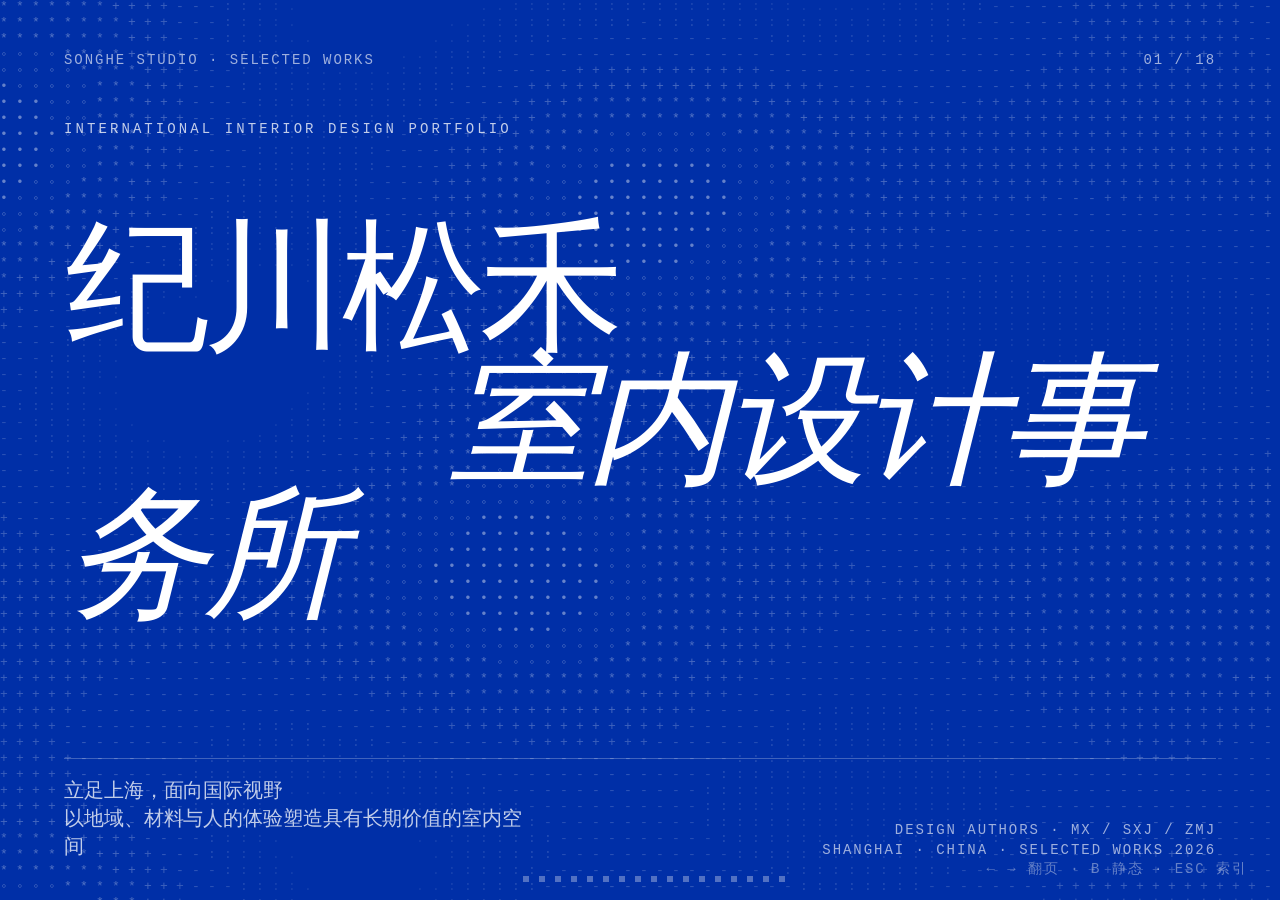
<file: JI-CHUAN-SONG-HE-studio.html>
<!doctype html>
<html lang="zh-CN">
<head>
  <meta charset="utf-8">
  <meta name="viewport" content="width=device-width,initial-scale=1">
  <title>JI-CHUAN-SONG-HE-studio</title>
  <meta name="description" content="JI-CHUAN-SONG-HE-studio 国际室内设计作品集">
  <meta property="og:type" content="website">
  <meta property="og:title" content="JI-CHUAN-SONG-HE-studio">
  <meta property="og:description" content="上海国际室内设计工作室精选作品集">
  <meta property="og:image" content="https://zhennizhang246-stack.github.io/Ji-Chuan-Song-He-studio/images/share-cover.jpg">
  <meta property="og:image:width" content="1200">
  <meta property="og:image:height" content="630">
  <meta property="og:url" content="https://zhennizhang246-stack.github.io/Ji-Chuan-Song-He-studio/JI-CHUAN-SONG-HE-studio.html">
  <link rel="canonical" href="https://zhennizhang246-stack.github.io/Ji-Chuan-Song-He-studio/index.html">
  <meta http-equiv="refresh" content="0;url=index.html">
  <style>
    html,body{height:100%;margin:0;background:#002fa7;color:#fff;font-family:Inter,"Noto Sans SC","Microsoft YaHei UI",sans-serif}
    body{display:grid;place-items:center}
    main{width:min(82vw,960px);border-top:1px solid rgba(255,255,255,.5);padding-top:24px}
    p{font-size:clamp(28px,6vw,88px);font-weight:200;line-height:.94;letter-spacing:-.04em;margin:0}
    a{display:inline-block;margin-top:36px;color:#fff;font-size:14px;letter-spacing:.12em;text-decoration:none;border-bottom:1px solid #fff;padding-bottom:6px}
  </style>
  <script>
    window.location.replace("index.html" + window.location.search + window.location.hash)
  </script>
</head>
<body>
  <main>
    <p>JI-CHUAN-SONG-HE-studio</p>
    <a href="index.html">ENTER SELECTED WORKS</a>
  </main>
</body>
</html>
</file>
<file: projects.css>
:root {
  --project-panel: min(30vw, 470px);
}

.mobile-project-portfolio {
  display: none;
}

.project-preview-dock {
  position: absolute;
  z-index: 35;
  top: 50%;
  right: 44px;
  width: clamp(88px, 7vw, 116px);
  display: grid;
  gap: 1px;
  padding: 4px;
  translate: 0 -50%;
  background: rgba(8, 8, 8, .84);
  border: 1px solid rgba(250, 250, 248, .34);
  backdrop-filter: blur(10px);
}

.project-preview-item {
  position: relative;
  width: 100%;
  height: clamp(48px, 7.2vh, 74px);
  padding: 0;
  overflow: hidden;
  border: 0;
  background: #111;
  color: #fff;
  cursor: pointer;
}

.project-preview-item img {
  width: 100%;
  height: 100%;
  display: block;
  object-fit: cover;
  filter: saturate(.72) contrast(1.03);
  transition: filter 180ms ease, transform 180ms ease;
}

.project-preview-item span {
  position: absolute;
  right: 5px;
  bottom: 4px;
  padding: 2px 4px;
  background: var(--accent);
  color: #fff;
  font-family: var(--mono);
  font-size: 8px;
  font-weight: 600;
  letter-spacing: .08em;
}

.project-preview-item:hover img,
.project-preview-item:focus-visible img {
  filter: saturate(1) contrast(1.06);
  transform: scale(1.04);
}

.project-preview-item:focus-visible {
  outline: 2px solid var(--accent);
  outline-offset: -2px;
}

.project-gallery-trigger {
  position: absolute;
  z-index: 36;
  right: 0;
  top: 50%;
  translate: 0 -50%;
  width: 44px;
  min-height: 220px;
  padding: 18px 10px;
  border: 0;
  border-left: 1px solid rgba(250, 250, 248, .42);
  background: var(--accent);
  color: #fff;
  font-family: var(--mono);
  font-size: 10px;
  font-weight: 500;
  letter-spacing: .12em;
  line-height: 1.4;
  text-transform: uppercase;
  writing-mode: vertical-rl;
  cursor: pointer;
}

.project-gallery-trigger:hover,
.project-gallery-trigger:focus-visible {
  background: var(--ink);
  outline: 2px solid var(--accent);
  outline-offset: -2px;
}

.project-gallery {
  position: fixed;
  z-index: 9800;
  inset: 0;
  display: grid;
  grid-template-columns: minmax(0, 1fr) var(--project-panel);
  background: var(--ink);
  color: var(--paper);
  font-family: var(--sans), var(--sans-zh);
}

.project-gallery[hidden] {
  display: none;
}

.project-gallery-stage {
  position: relative;
  min-width: 0;
  min-height: 100vh;
  display: grid;
  grid-template-rows: 1fr auto;
  border-right: 1px solid rgba(250, 250, 248, .22);
  overflow: hidden;
}

.project-gallery-visual {
  position: relative;
  min-height: 0;
  background: #111;
  overflow: hidden;
}

.project-gallery-image {
  width: 100%;
  height: 100%;
  object-fit: contain;
  object-position: center;
  display: block;
  background: #111;
}

.project-gallery-index {
  position: absolute;
  left: 3vw;
  top: 3vh;
  z-index: 2;
  padding: 8px 10px;
  background: var(--accent);
  color: #fff;
  font-family: var(--mono);
  font-size: 11px;
  letter-spacing: .12em;
}

.project-gallery-controls {
  min-height: 90px;
  display: grid;
  grid-template-columns: auto 1fr auto;
  align-items: stretch;
  border-top: 1px solid rgba(250, 250, 248, .22);
}

.project-gallery-nav {
  width: 90px;
  border: 0;
  background: transparent;
  color: var(--paper);
  font-family: var(--mono);
  font-size: 20px;
  cursor: pointer;
}

.project-gallery-nav:hover,
.project-gallery-nav:focus-visible {
  background: var(--accent);
  outline: 0;
}

.project-gallery-scenes {
  display: flex;
  align-items: center;
  justify-content: center;
  gap: 8px;
}

.project-gallery-scene {
  width: 42px;
  height: 42px;
  border: 1px solid rgba(250, 250, 248, .34);
  background: transparent;
  color: var(--paper);
  font-family: var(--mono);
  font-size: 10px;
  cursor: pointer;
}

.project-gallery-scene[aria-current="true"] {
  border-color: var(--accent);
  background: var(--accent);
}

.project-gallery-info {
  min-height: 100vh;
  display: flex;
  flex-direction: column;
  padding: 4vh 2.7vw 3vh;
  background: var(--paper);
  color: var(--ink);
  overflow-y: auto;
}

.project-gallery-close {
  align-self: flex-end;
  width: 44px;
  height: 44px;
  border: 1px solid var(--ink);
  background: transparent;
  color: var(--ink);
  font-family: var(--mono);
  font-size: 18px;
  cursor: pointer;
}

.project-gallery-close:hover,
.project-gallery-close:focus-visible {
  border-color: var(--accent);
  background: var(--accent);
  color: #fff;
  outline: 0;
}

.project-gallery-kicker,
.project-gallery-label,
.project-gallery-author,
.project-gallery-scene-name {
  font-family: var(--mono);
  font-size: 10px;
  letter-spacing: .12em;
  text-transform: uppercase;
}

.project-gallery-kicker {
  margin-top: 6vh;
  color: var(--accent);
}

.project-gallery-title {
  margin: 1.5vh 0 2.5vh;
  font-size: clamp(34px, 4vw, 68px);
  font-weight: 200;
  letter-spacing: -.045em;
  line-height: .94;
}

.project-gallery-author {
  display: flex;
  justify-content: space-between;
  padding: 12px 0;
  border-top: 1px solid var(--ink);
  border-bottom: 1px solid var(--ink);
}

.project-gallery-block {
  margin-top: 3vh;
}

.project-gallery-label {
  display: block;
  margin-bottom: 8px;
  color: #737373;
}

.project-gallery-text {
  margin: 0;
  font-size: 14px;
  font-weight: 300;
  line-height: 1.75;
}

.project-gallery-materials {
  display: flex;
  flex-wrap: wrap;
  gap: 6px;
}

.project-gallery-materials span {
  padding: 7px 9px;
  border: 1px solid #b8b8b5;
  font-size: 11px;
}

.project-gallery-scene-name {
  margin-top: auto;
  padding-top: 3vh;
  color: var(--accent);
}

body.project-gallery-open {
  overflow: hidden;
}

@media (max-width: 900px) {
  :root {
    --project-panel: 100%;
  }

  .project-gallery {
    display: block;
    overflow-y: auto;
  }

  .project-gallery-stage {
    min-height: 72vh;
    height: 72vh;
    border-right: 0;
  }

  .project-gallery-info {
    min-height: auto;
    padding: 28px 24px 48px;
  }

  .project-gallery-kicker {
    margin-top: 28px;
  }

  .project-gallery-title {
    font-size: 44px;
  }

  .project-gallery-trigger {
    width: 38px;
    min-height: 176px;
  }
}

@media (max-width: 720px) {
  .project-preview-dock {
    display: none;
  }
}
</file>
<file: editor.css>
:root {
  --editor-ink: #0a0a0a;
  --editor-paper: #fafaf8;
  --editor-blue: #002fa7;
}

#owner-editor-launch,
#owner-editor-panel,
#owner-editor-auth,
#owner-editor-toast {
  font-family: var(--sans), var(--sans-zh);
}

#owner-editor-launch {
  position: fixed;
  right: 18px;
  top: 18px;
  z-index: 10010;
  width: 42px;
  height: 42px;
  border: 1px solid rgba(255, 255, 255, .42);
  border-radius: 0;
  background: rgba(10, 10, 10, .82);
  color: #fff;
  cursor: pointer;
  font-size: 18px;
}

#owner-editor-panel {
  position: fixed;
  z-index: 10020;
  top: 0;
  right: 0;
  width: min(360px, 92vw);
  height: 100vh;
  padding: 22px;
  background: rgba(250, 250, 248, .98);
  color: var(--editor-ink);
  border-left: 1px solid #d4d4d2;
  overflow-y: auto;
}

#owner-editor-panel[hidden],
#owner-editor-launch[hidden],
#owner-editor-auth[hidden],
#owner-editor-toast[hidden] {
  display: none !important;
}

.oe-head {
  display: flex;
  justify-content: space-between;
  align-items: center;
  padding-bottom: 18px;
  border-bottom: 1px solid #d4d4d2;
}

.oe-title {
  font-size: 20px;
  font-weight: 500;
}

.oe-meta,
.oe-help {
  color: #737373;
  font-size: 13px;
  line-height: 1.55;
}

.oe-section {
  padding: 18px 0;
  border-bottom: 1px solid #d4d4d2;
}

.oe-label {
  display: block;
  margin-bottom: 9px;
  font-size: 12px;
  font-weight: 600;
  letter-spacing: .12em;
  text-transform: uppercase;
}

.oe-row {
  display: grid;
  grid-template-columns: repeat(3, 1fr);
  gap: 8px;
}

.oe-btn,
.oe-input,
.oe-color {
  min-height: 40px;
  border: 1px solid #a3a3a3;
  border-radius: 0;
  background: #fff;
  color: #0a0a0a;
  font: inherit;
}

.oe-btn {
  cursor: pointer;
  padding: 8px 10px;
  text-align: center;
  text-decoration: none;
}

.oe-btn.primary {
  border-color: var(--editor-blue);
  background: var(--editor-blue);
  color: #fff;
}

.oe-btn.active {
  border-color: var(--editor-blue);
  background: var(--editor-blue);
  color: #fff;
}

.oe-token-help {
  display: block;
  margin-top: 10px;
}

.oe-btn:disabled {
  cursor: not-allowed;
  opacity: .35;
}

.oe-input {
  width: 100%;
  padding: 9px 10px;
}

.oe-color {
  width: 100%;
  padding: 3px;
}

#owner-editor-auth {
  position: fixed;
  z-index: 10030;
  inset: 0;
  display: grid;
  place-items: center;
  padding: 20px;
  background: rgba(10, 10, 10, .88);
}

.oe-auth-card {
  width: min(520px, 94vw);
  padding: 28px;
  background: var(--editor-paper);
  color: var(--editor-ink);
  border-top: 5px solid var(--editor-blue);
}

.oe-auth-card h2 {
  margin-bottom: 12px;
  font-size: 28px;
  font-weight: 400;
}

.oe-auth-card p {
  margin-bottom: 16px;
  font-size: 15px;
  line-height: 1.6;
}

#owner-editor-toast {
  position: fixed;
  z-index: 10040;
  left: 50%;
  bottom: 24px;
  transform: translateX(-50%);
  padding: 10px 16px;
  background: #0a0a0a;
  color: #fff;
  font-size: 14px;
}

.owner-editing [data-owner-editable="true"] {
  cursor: text;
  outline: 1px dashed rgba(0, 47, 167, .42);
  outline-offset: 3px;
}

[data-owner-movable="true"] {
  translate: var(--owner-x, 0) var(--owner-y, 0);
}

.owner-editing [data-owner-graphic="true"] {
  outline: 1px dashed rgba(0, 47, 167, .42);
  outline-offset: 4px;
}

.owner-move-mode [data-owner-movable="true"] {
  cursor: move !important;
  touch-action: none;
  user-select: none;
}

.owner-move-mode [data-owner-editable="true"] {
  cursor: move;
}

.owner-editing [data-owner-image="true"] {
  cursor: pointer;
  outline: 2px solid rgba(0, 47, 167, .64);
  outline-offset: 2px;
}

.owner-editing [data-owner-selected="true"] {
  outline: 2px solid var(--editor-blue);
  outline-offset: 4px;
}

.oe-status {
  display: inline-flex;
  align-items: center;
  gap: 7px;
  font-size: 13px;
  color: #525252;
}

.oe-status::before {
  content: "";
  width: 8px;
  height: 8px;
  background: #737373;
}

.oe-status.saving::before {
  background: #ffd500;
}

.oe-status.saved::before {
  background: #36a269;
}

.oe-status.error::before {
  background: #d12727;
}

@media (max-width: 720px) {
  #owner-editor-panel {
    width: 100vw;
  }
}
</file>
<file: mobile.css>
@media (max-width: 720px) and (orientation: portrait) {
  html,
  body {
    width: 100%;
    height: 100%;
    height: 100dvh;
    overflow: hidden;
  }

  #deck,
  .slide,
  .canvas-card {
    height: 100dvh;
  }

  .slide,
  .canvas-card {
    width: 100vw;
  }

  .canvas-card {
    padding: 3.5dvh 6vw 5.6dvh;
  }

  .canvas-card .chrome-min {
    min-height: 18px;
    margin-bottom: 2.2dvh;
    font-size: 9px;
    letter-spacing: .08em;
  }

  .canvas-card .chrome-min .l,
  .canvas-card .chrome-min .r {
    max-width: 48%;
  }

  .t-meta,
  .d-label,
  .col-tag {
    font-size: 10px !important;
    letter-spacing: .08em !important;
  }

  .lead,
  .visual-note,
  .body-sm,
  .col-desc,
  .brief-note,
  .d-value {
    font-size: 12px !important;
    line-height: 1.45 !important;
  }

  .slide h1 {
    font-size: clamp(48px, 15vw, 64px) !important;
  }

  .slide h2,
  .h-statement {
    font-size: clamp(34px, 10.8vw, 48px) !important;
  }

  .slide h3,
  .col-ttl,
  .fc-title {
    font-size: clamp(20px, 6vw, 28px) !important;
  }

  #hint {
    display: none;
  }

  #nav {
    bottom: 1.35dvh;
    gap: 5px;
  }

  #nav .dot {
    width: 4px;
    height: 4px;
  }

  #nav .dot.active {
    width: 13px;
  }

  [data-layout="SWISS-COVER-ASCII"] .canvas-card {
    padding: 3.5dvh 6vw 5.5dvh;
  }

  [data-layout="SWISS-COVER-ASCII"] .canvas-card > div:nth-of-type(2) {
    gap: 2dvh !important;
  }

  [data-layout="SWISS-COVER-ASCII"] h1 {
    align-self: center !important;
    font-size: clamp(58px, 18vw, 76px) !important;
    line-height: .9 !important;
  }

  [data-layout="SWISS-COVER-ASCII"] [data-anim="bottom"] {
    align-items: flex-start !important;
    flex-direction: column !important;
    gap: 1.5dvh;
  }

  [data-layout="SWISS-COVER-ASCII"] [data-anim="bottom"] .t-meta {
    text-align: left !important;
  }

  [data-layout="S09"] .h-statement {
    font-size: clamp(48px, 15vw, 66px) !important;
    max-width: 92vw !important;
  }

  .slide.split .canvas-card {
    display: block;
  }

  .split-half {
    height: 100%;
    grid-template-columns: 1fr;
    grid-template-rows: 1fr 1fr;
  }

  .split-half > .half {
    min-height: 0;
    padding: 3.2dvh 6vw 2.8dvh !important;
    overflow: hidden;
  }

  .split-half .half h2 {
    font-size: clamp(34px, 10vw, 46px) !important;
  }

  [data-layout="S03"] .half .lead {
    margin-top: 1.4dvh !important;
  }

  [data-layout="S11"] [data-anim="head"] {
    gap: .8dvh !important;
  }

  [data-layout="S11"] h2 {
    font-size: clamp(38px, 11vw, 50px) !important;
  }

  .timeline-h {
    height: auto;
    margin-top: 2.8dvh;
  }

  .timeline-h::before {
    display: none;
  }

  .timeline-h .tl-row {
    display: grid;
    grid-template-columns: 1fr;
    gap: 1dvh;
  }

  .timeline-h .th-node {
    width: 100%;
    height: auto;
    min-height: 8.4dvh;
    border-top: 1px solid currentColor;
    padding-top: 1dvh;
  }

  .timeline-h .th-node .dot {
    display: none;
  }

  .timeline-h .th-node .label {
    position: static !important;
    display: grid;
    grid-template-columns: 34px 1fr;
    gap: .3dvh 1.5vw;
    width: 100%;
    max-width: none;
    text-align: left;
  }

  .timeline-h .th-node .yr {
    grid-row: 1 / span 2;
  }

  .timeline-h .th-node .desc {
    grid-column: 2;
  }

  [data-layout="S22"] .canvas-card > [data-anim="img"] {
    flex-basis: 47% !important;
  }

  [data-layout="S22"] [data-anim="img"] .chrome-min {
    padding: 3.5dvh 6vw 0 !important;
  }

  [data-layout="S22"] [data-anim="title-block"] {
    left: 6vw !important;
    top: 8dvh !important;
    max-width: 78vw !important;
    padding: 2dvh 4vw !important;
  }

  [data-layout="S22"] .case-title-ghost {
    font-size: clamp(36px, 11vw, 48px) !important;
  }

  [data-layout="S22"] .image-hero-body {
    padding: 2.2dvh 6vw 4.8dvh !important;
    display: block;
    overflow: hidden;
  }

  [data-layout="S22"] .image-hero-stats {
    display: none;
  }

  .case-dossier,
  .case-dossier.compact {
    grid-template-columns: 1fr 1fr;
    gap: 1.1dvh 4vw;
    padding: 1.2dvh 0;
    margin-top: 1.4dvh !important;
  }

  .case-dossier .d-label {
    margin-bottom: .3dvh;
  }

  [data-layout="S08"] [data-anim="head"] {
    gap: .6dvh !important;
  }

  [data-layout="S08"] .case-dossier {
    margin-top: 1.2dvh !important;
  }

  .duo-compare {
    grid-template-columns: 1fr;
    grid-template-rows: 1fr 1fr;
    gap: 1.2dvh;
    margin-top: 1.4dvh !important;
  }

  .duo-compare .vrule,
  .duo-compare .col-desc {
    display: none;
  }

  .duo-compare .col {
    display: grid;
    grid-template-columns: 1fr 1.65fr;
    grid-template-rows: auto 1fr;
    gap: .6dvh 3vw;
    min-height: 0;
    padding: 0;
  }

  .duo-compare .col-tag,
  .duo-compare .col-ttl {
    grid-column: 1;
  }

  .duo-compare .case-img {
    grid-column: 2;
    grid-row: 1 / span 2;
    width: 100%;
    height: 100%;
    min-height: 0;
    margin: 0;
  }

  [data-layout="S16"] [data-anim="head"] {
    gap: .6dvh !important;
    margin-bottom: 1dvh !important;
  }

  [data-layout="S16"] .case-dossier {
    margin-bottom: 1.2dvh !important;
  }

  .brief-grid {
    grid-template-columns: repeat(2, 1fr);
    grid-template-rows: repeat(3, minmax(0, 1fr));
    gap: 1dvh 2vw;
  }

  .brief-card {
    padding: 1dvh 2.2vw;
  }

  .brief-card .brief-title {
    font-size: 14px;
  }

  .brief-card .brief-note {
    font-size: 10px !important;
    line-height: 1.35 !important;
  }

  .system-diagram,
  .loop-diagram {
    grid-template-columns: 1fr;
    grid-template-rows: auto 1fr;
    gap: 1.5dvh;
  }

  .system-diagram [data-anim="diagram"] {
    height: 44dvh !important;
    scale: .8;
  }

  .system-diagram .lead {
    margin-top: 1.5dvh !important;
  }

  .loop-diagram [data-anim="diagram"] {
    height: 30dvh !important;
    scale: .76;
  }

  .loop-step {
    padding: 1dvh 0;
    font-size: 12px;
  }

  [data-layout="S19"] [data-anim="head"] {
    gap: .6dvh !important;
    margin-bottom: 2dvh !important;
  }

  .four-cards {
    grid-template-columns: 1fr 1fr;
    grid-template-rows: 1fr 1fr;
  }

  .fc-col,
  .fc-col:first-child {
    padding: 1.8dvh 3vw 0;
    border-left: 1px solid currentColor;
    border-bottom: 1px solid currentColor;
    gap: 1.2dvh;
  }

  .fc-col:nth-child(odd) {
    border-left: 0;
    padding-left: 0;
  }

  [data-layout="SWISS-CLOSING-ASCII"] .split-half {
    grid-template-rows: 52% 48%;
  }

  [data-layout="SWISS-CLOSING-ASCII"] .half h2 {
    font-size: clamp(36px, 11vw, 48px) !important;
  }

  [data-layout="SWISS-CLOSING-ASCII"] [data-anim="rules"] > div {
    padding: .7dvh 0 !important;
  }

  [data-layout="SWISS-CLOSING-ASCII"] [data-anim="rules"] h3 {
    margin-top: .35dvh !important;
    font-size: 16px !important;
  }

  [data-layout="SWISS-CLOSING-ASCII"] [data-anim="rules"] p {
    margin-top: .25dvh !important;
    font-size: 10px !important;
  }

  .project-gallery-trigger {
    top: auto;
    right: 0;
    bottom: 5.5dvh;
    width: auto;
    min-height: 0;
    padding: 9px 12px;
    writing-mode: horizontal-tb;
    translate: 0;
    font-size: 8px;
  }

  html,
  body {
    height: auto;
    min-height: 100%;
    overflow-x: hidden;
    overflow-y: auto;
    scroll-behavior: smooth;
    background: var(--paper);
  }

  body {
    color: var(--ink);
  }

  #deck,
  #nav,
  #hint,
  #bg-grid {
    display: none !important;
  }

  .mobile-project-portfolio {
    display: block;
    width: 100%;
    min-height: 100dvh;
    overflow: visible;
    background: var(--paper);
    color: var(--ink);
    font-family: var(--sans), var(--sans-zh);
  }

  .mobile-portfolio-cover {
    position: relative;
    min-height: 100svh;
    padding: 28px 22px 34px;
    display: flex;
    flex-direction: column;
    justify-content: space-between;
    background: var(--accent);
    color: #fff;
    overflow: hidden;
  }

  .mobile-portfolio-cover::before,
  .mobile-portfolio-cover::after {
    content: "";
    position: absolute;
    pointer-events: none;
  }

  .mobile-portfolio-cover::before {
    inset: 0;
    opacity: .32;
    background-image:
      linear-gradient(rgba(255,255,255,.22) 1px, transparent 1px),
      linear-gradient(90deg, rgba(255,255,255,.22) 1px, transparent 1px);
    background-size: 22px 22px;
    mask-image: linear-gradient(to bottom, #000, transparent 76%);
  }

  .mobile-portfolio-cover::after {
    width: 58vw;
    height: 58vw;
    right: -23vw;
    top: 23dvh;
    border: 1px solid rgba(255,255,255,.38);
    transform: rotate(45deg);
  }

  .mobile-portfolio-topline,
  .mobile-portfolio-authors,
  .mobile-project-number,
  .mobile-project-kicker,
  .mobile-project-story-label,
  .mobile-project-scene figcaption span,
  .mobile-portfolio-nav,
  .mobile-portfolio-intro > div,
  .mobile-portfolio-footer > div {
    position: relative;
    z-index: 1;
    font-family: var(--mono);
    font-size: 11px;
    font-weight: 600;
    letter-spacing: .1em;
    line-height: 1.45;
    text-transform: uppercase;
  }

  .mobile-portfolio-topline {
    display: flex;
    justify-content: space-between;
    gap: 20px;
  }

  .mobile-portfolio-topline span:last-child {
    text-align: right;
  }

  .mobile-portfolio-title {
    position: relative;
    z-index: 1;
  }

  .mobile-portfolio-title > div {
    max-width: 28ch;
    font-family: var(--mono);
    font-size: 11px;
    font-weight: 600;
    letter-spacing: .12em;
    line-height: 1.5;
  }

  .mobile-portfolio-title h1 {
    margin: 22px 0 26px;
    font-size: clamp(54px, 16.5vw, 70px);
    font-weight: 200;
    letter-spacing: -.065em;
    line-height: .88;
  }

  .mobile-portfolio-title h1 em {
    font-weight: 300;
  }

  .mobile-portfolio-title p {
    margin: 0;
    font-size: 15px;
    font-weight: 500;
    line-height: 1.7;
  }

  .mobile-portfolio-nav {
    position: sticky;
    z-index: 100;
    top: 0;
    display: flex;
    gap: 0;
    overflow-x: auto;
    background: var(--ink);
    color: var(--paper);
    border-bottom: 1px solid rgba(255,255,255,.24);
    scrollbar-width: none;
  }

  .mobile-portfolio-nav::-webkit-scrollbar {
    display: none;
  }

  .mobile-portfolio-nav a {
    flex: 0 0 auto;
    min-width: 116px;
    padding: 13px 14px;
    border-right: 1px solid rgba(255,255,255,.2);
    color: inherit;
    text-decoration: none;
  }

  .mobile-portfolio-nav a span {
    margin-right: 8px;
    color: var(--accent);
  }

  .mobile-portfolio-intro {
    padding: 72px 22px 78px;
    background: var(--paper);
  }

  .mobile-portfolio-intro > div,
  .mobile-project-story-label {
    color: var(--accent);
  }

  .mobile-portfolio-intro h2 {
    margin: 20px 0 24px;
    font-size: clamp(48px, 15vw, 64px);
    font-weight: 200;
    letter-spacing: -.06em;
    line-height: .9;
  }

  .mobile-portfolio-intro p {
    margin: 0;
    max-width: 28em;
    font-size: 16px;
    font-weight: 500;
    line-height: 1.75;
  }

  .mobile-project-entry {
    scroll-margin-top: 45px;
    background: var(--paper);
    color: var(--ink);
    border-top: 1px solid var(--ink);
  }

  .mobile-project-entry:nth-of-type(even) {
    background: var(--ink);
    color: var(--paper);
  }

  .mobile-project-head {
    padding: 28px 22px 34px;
  }

  .mobile-project-number {
    float: right;
    color: var(--accent);
  }

  .mobile-project-kicker {
    max-width: 70%;
  }

  .mobile-project-head h2 {
    clear: both;
    margin: 46px 0 32px;
    font-size: clamp(44px, 13.5vw, 58px);
    font-weight: 200;
    letter-spacing: -.065em;
    line-height: .9;
  }

  .mobile-project-meta {
    display: grid;
    grid-template-columns: 1fr 1fr;
    border-top: 1px solid currentColor;
    border-bottom: 1px solid currentColor;
  }

  .mobile-project-meta span {
    padding: 14px 0;
    font-family: var(--mono);
    font-size: 10px;
    font-weight: 600;
    letter-spacing: .08em;
    line-height: 1.6;
  }

  .mobile-project-meta span + span {
    padding-left: 16px;
    border-left: 1px solid currentColor;
  }

  .mobile-project-meta strong {
    font-family: var(--sans), var(--sans-zh);
    font-size: 14px;
    font-weight: 500;
    letter-spacing: 0;
  }

  .mobile-project-story {
    padding: 10px 22px 36px;
  }

  .mobile-project-story-label {
    margin-top: 26px;
  }

  .mobile-project-story h3 {
    margin: 9px 0 0;
    font-size: 26px !important;
    font-weight: 300;
    letter-spacing: -.035em;
    line-height: 1.1;
  }

  .mobile-project-story p {
    margin: 10px 0 0;
    font-size: 16px;
    font-weight: 500;
    line-height: 1.9;
  }

  .mobile-project-materials {
    padding: 0 22px 44px;
  }

  .mobile-project-materials > div:last-child {
    display: flex;
    flex-wrap: wrap;
    gap: 0;
    margin-top: 12px;
    border-top: 1px solid currentColor;
    border-left: 1px solid currentColor;
  }

  .mobile-project-materials span {
    width: 50%;
    padding: 12px 10px;
    border-right: 1px solid currentColor;
    border-bottom: 1px solid currentColor;
    font-size: 13px;
    font-weight: 500;
    line-height: 1.35;
  }

  .mobile-project-scenes {
    background: #0a0a0a;
  }

  .mobile-project-scene {
    margin: 0;
    border-top: 1px solid rgba(255,255,255,.2);
  }

  .mobile-project-scene img {
    display: block;
    width: 100%;
    height: auto;
    min-height: 220px;
    object-fit: contain;
    background: #0a0a0a;
  }

  .mobile-project-scene figcaption {
    display: flex;
    align-items: baseline;
    justify-content: space-between;
    gap: 18px;
    padding: 15px 22px 17px;
    background: #0a0a0a;
    color: #fff;
  }

  .mobile-project-scene figcaption span {
    color: var(--accent);
  }

  .mobile-project-scene figcaption strong {
    font-size: 15px;
    font-weight: 500;
    text-align: right;
  }

  .mobile-portfolio-footer {
    min-height: 82svh;
    padding: 48px 22px 42px;
    display: flex;
    flex-direction: column;
    justify-content: space-between;
    background: var(--accent);
    color: #fff;
  }

  .mobile-portfolio-footer h2 {
    margin: 64px 0;
    font-size: clamp(45px, 13.8vw, 60px);
    font-weight: 200;
    letter-spacing: -.06em;
    line-height: .92;
  }

  .mobile-portfolio-footer p,
  .mobile-portfolio-footer a {
    font-family: var(--mono);
    font-size: 11px;
    font-weight: 600;
    letter-spacing: .1em;
  }

  .mobile-portfolio-footer a {
    align-self: flex-start;
    padding: 12px 0;
    border-bottom: 1px solid currentColor;
    color: inherit;
    text-decoration: none;
  }

  body.project-gallery-open {
    overflow: hidden;
  }
}
</file>
